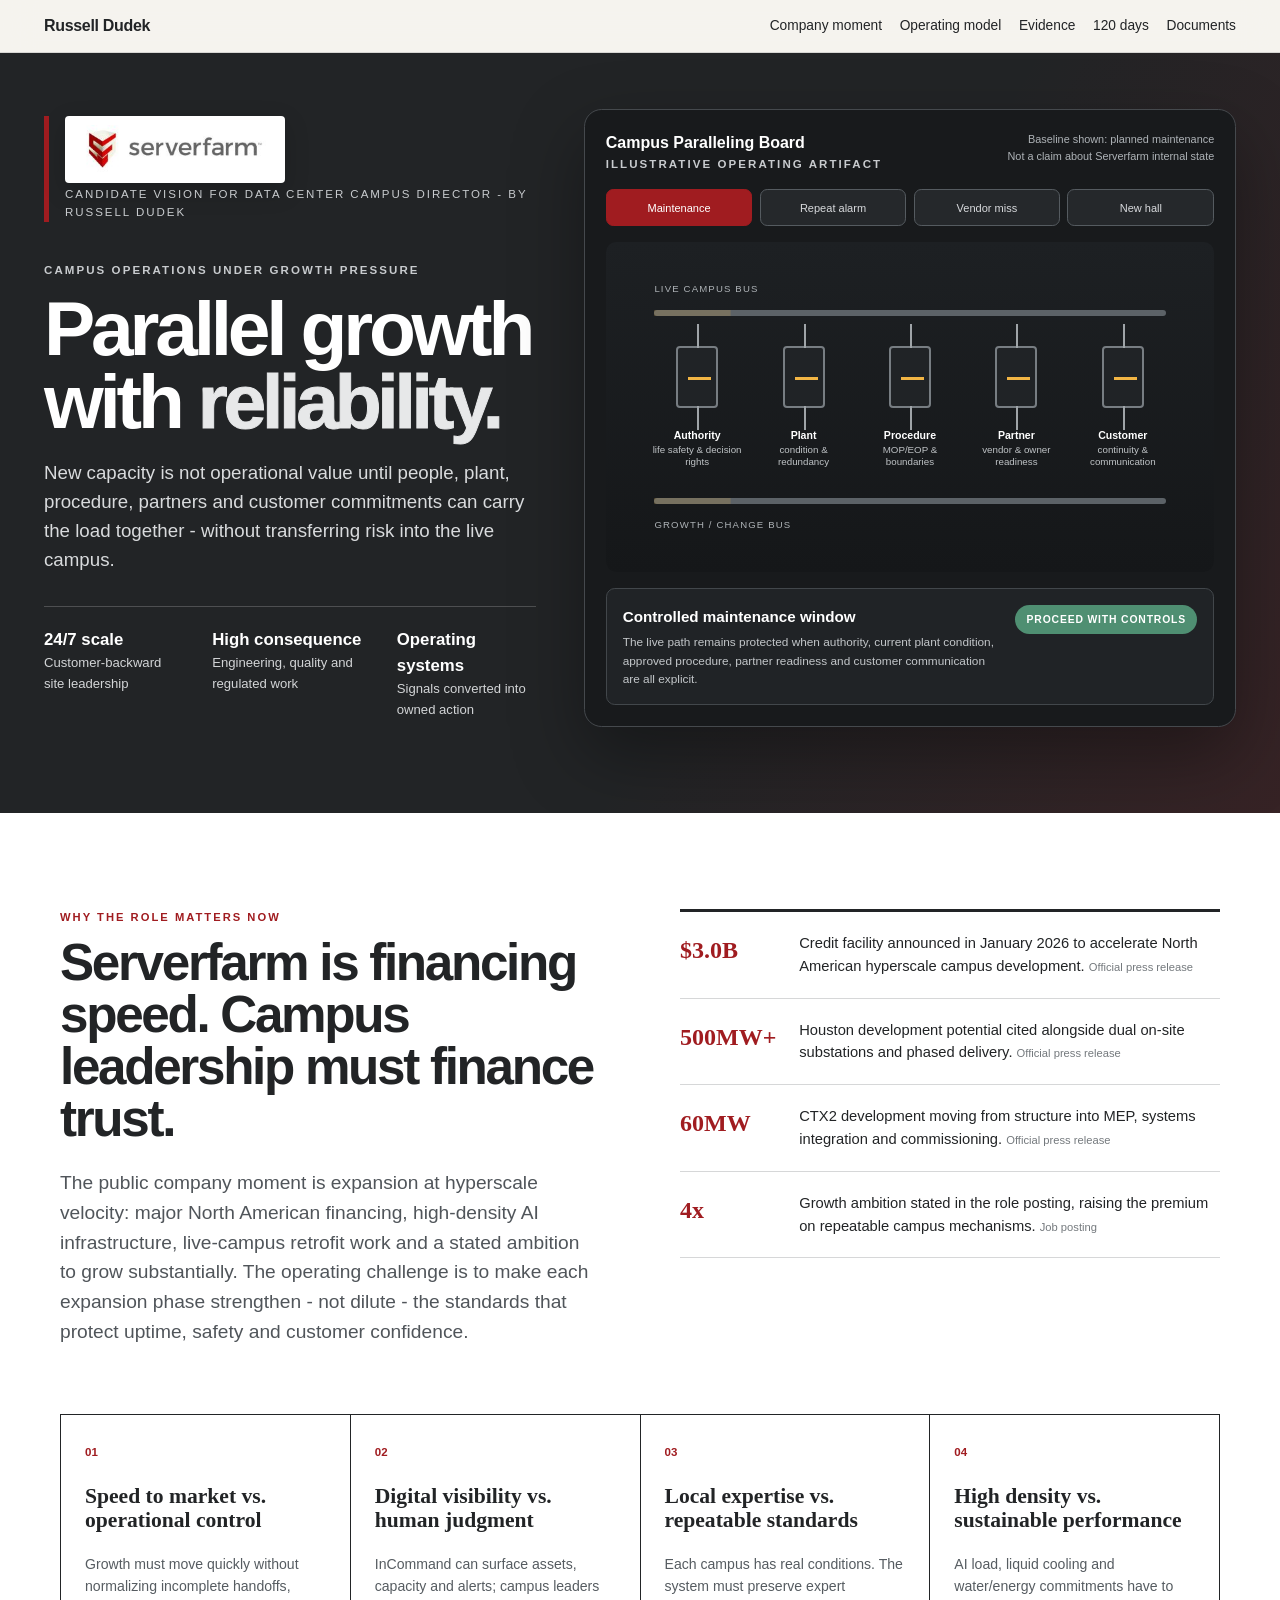
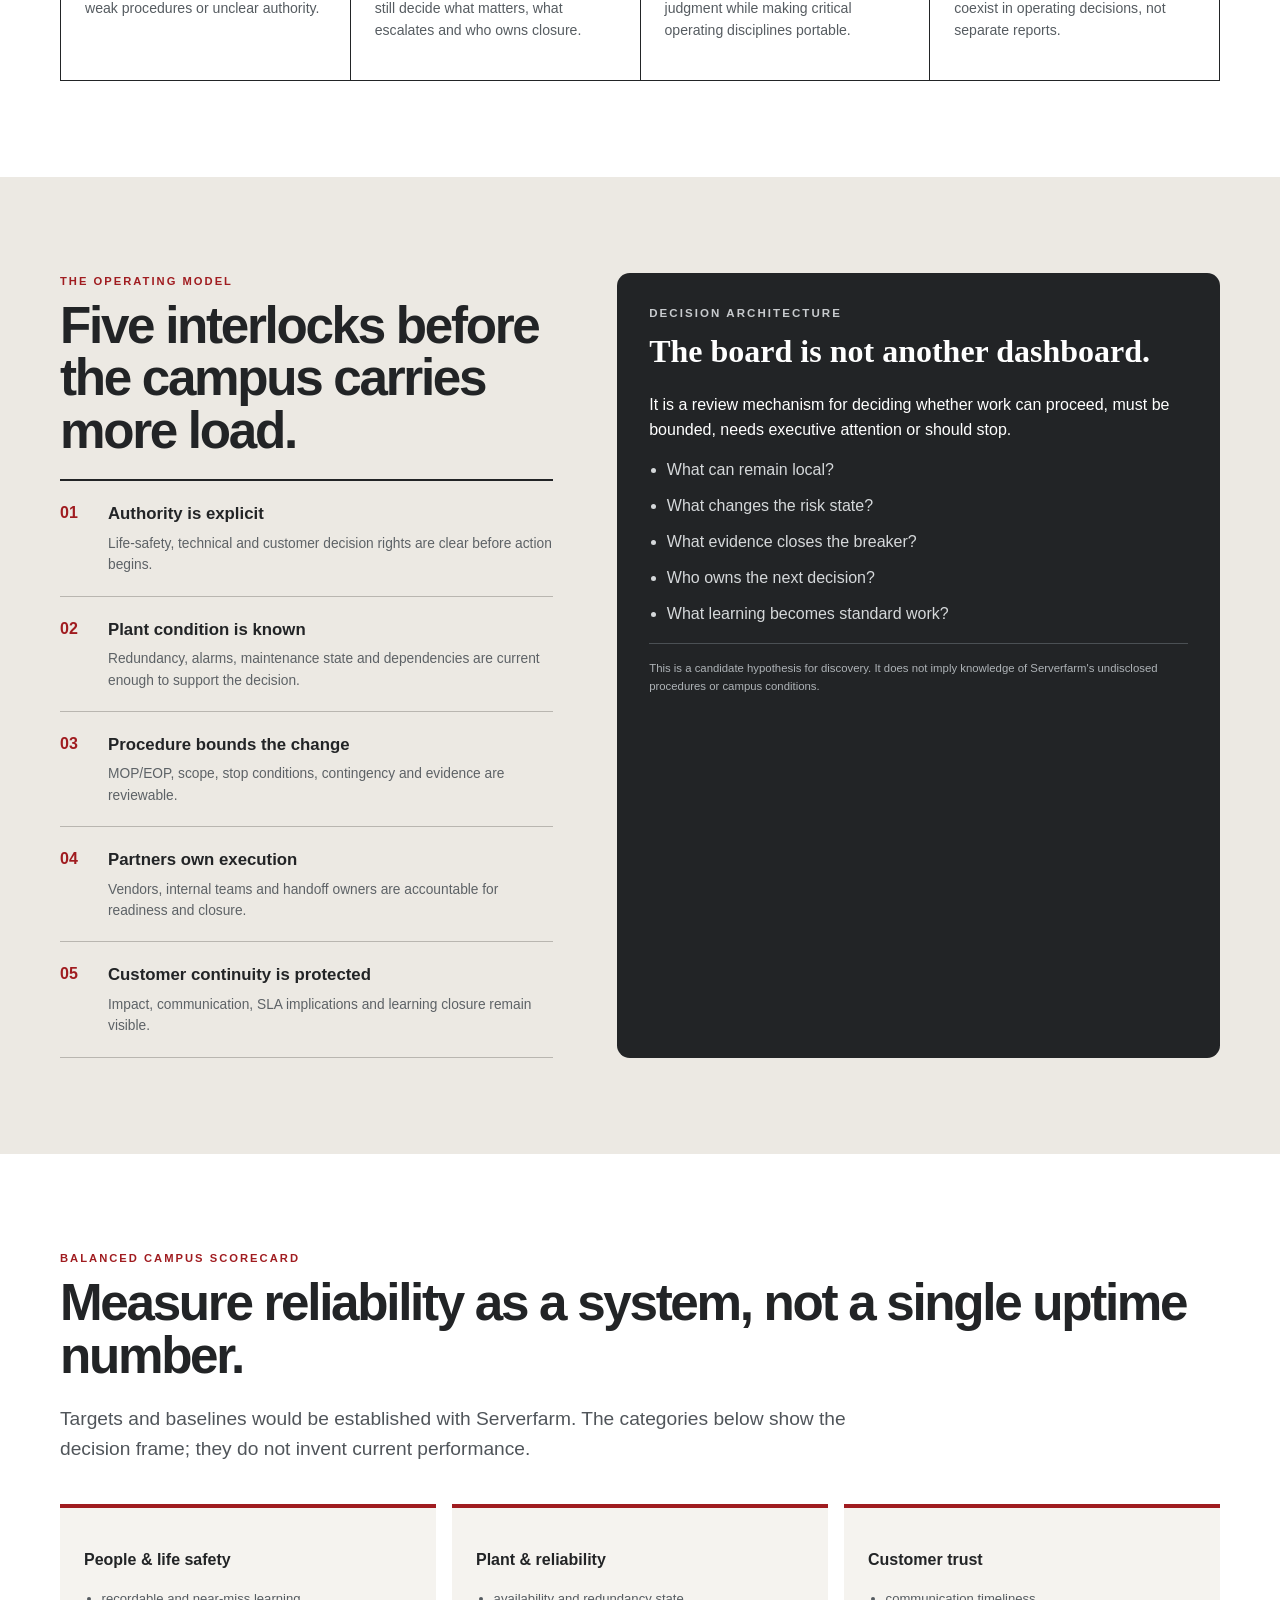
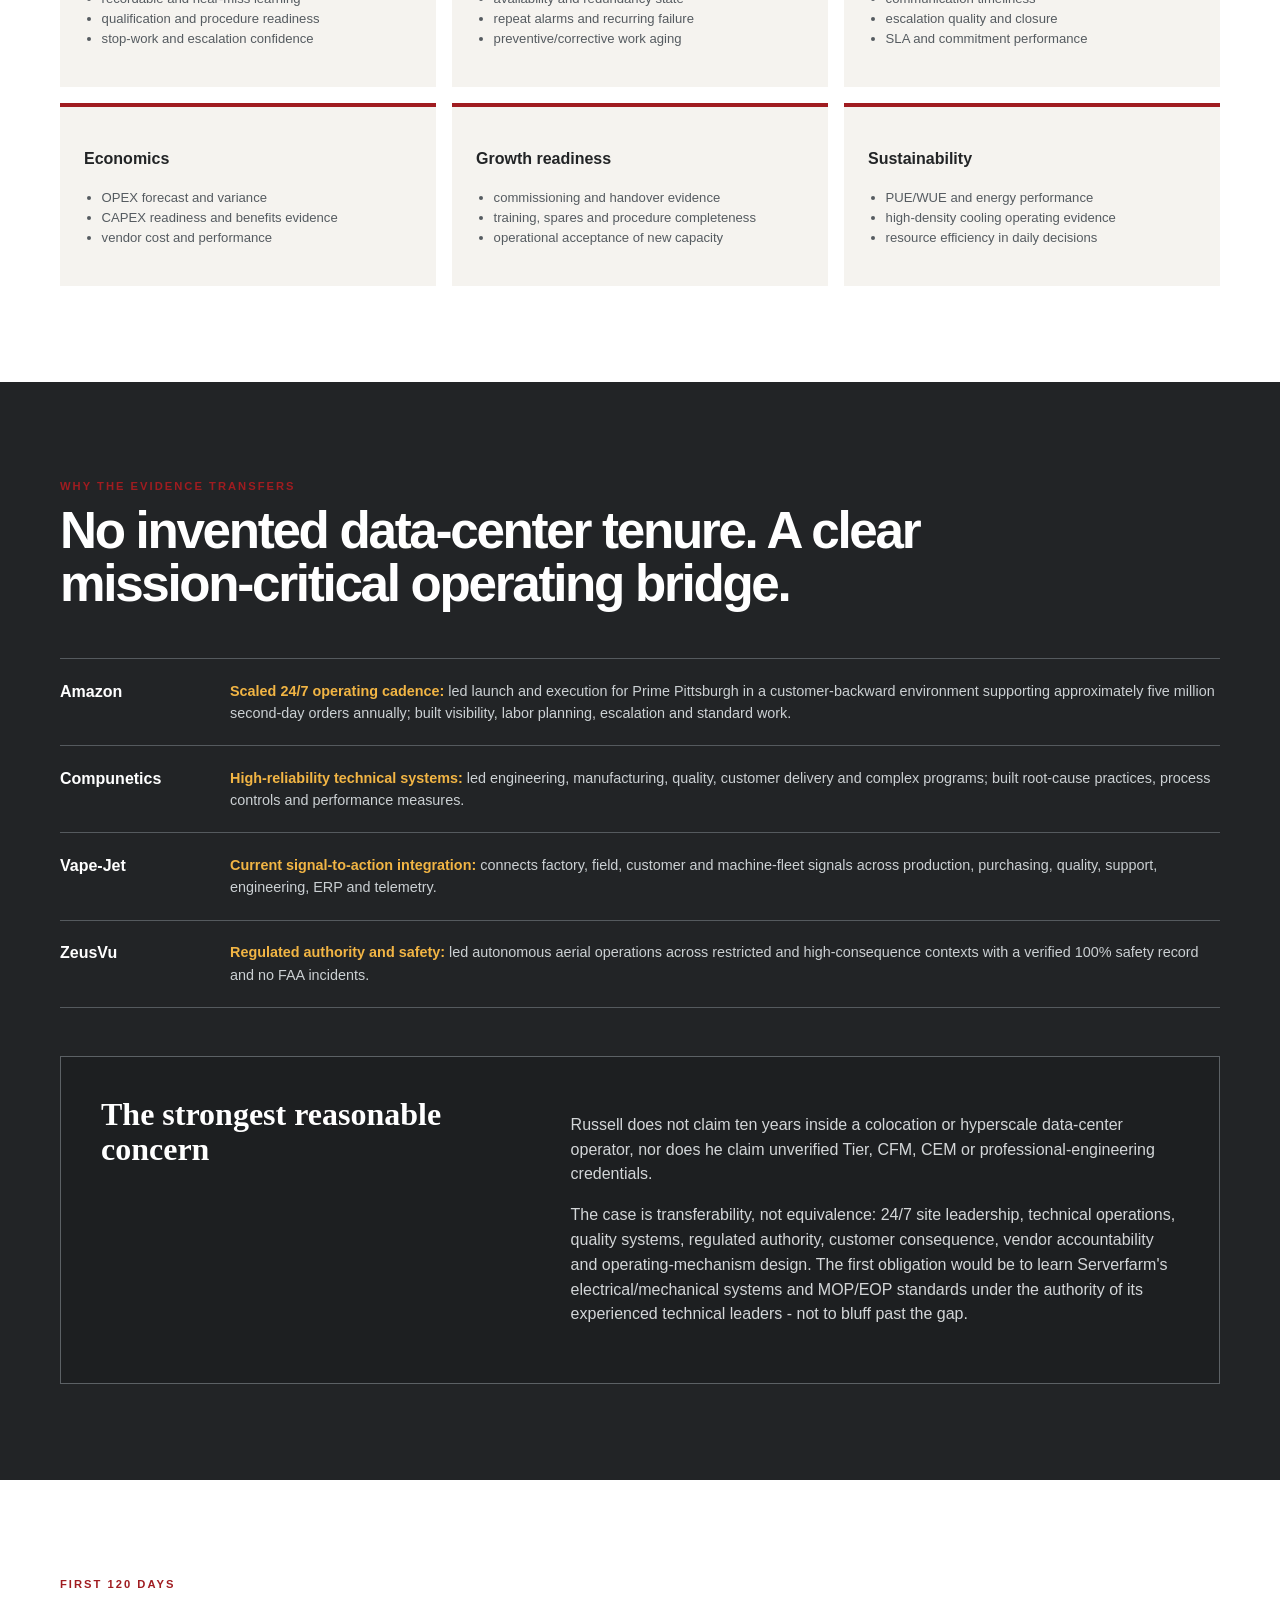
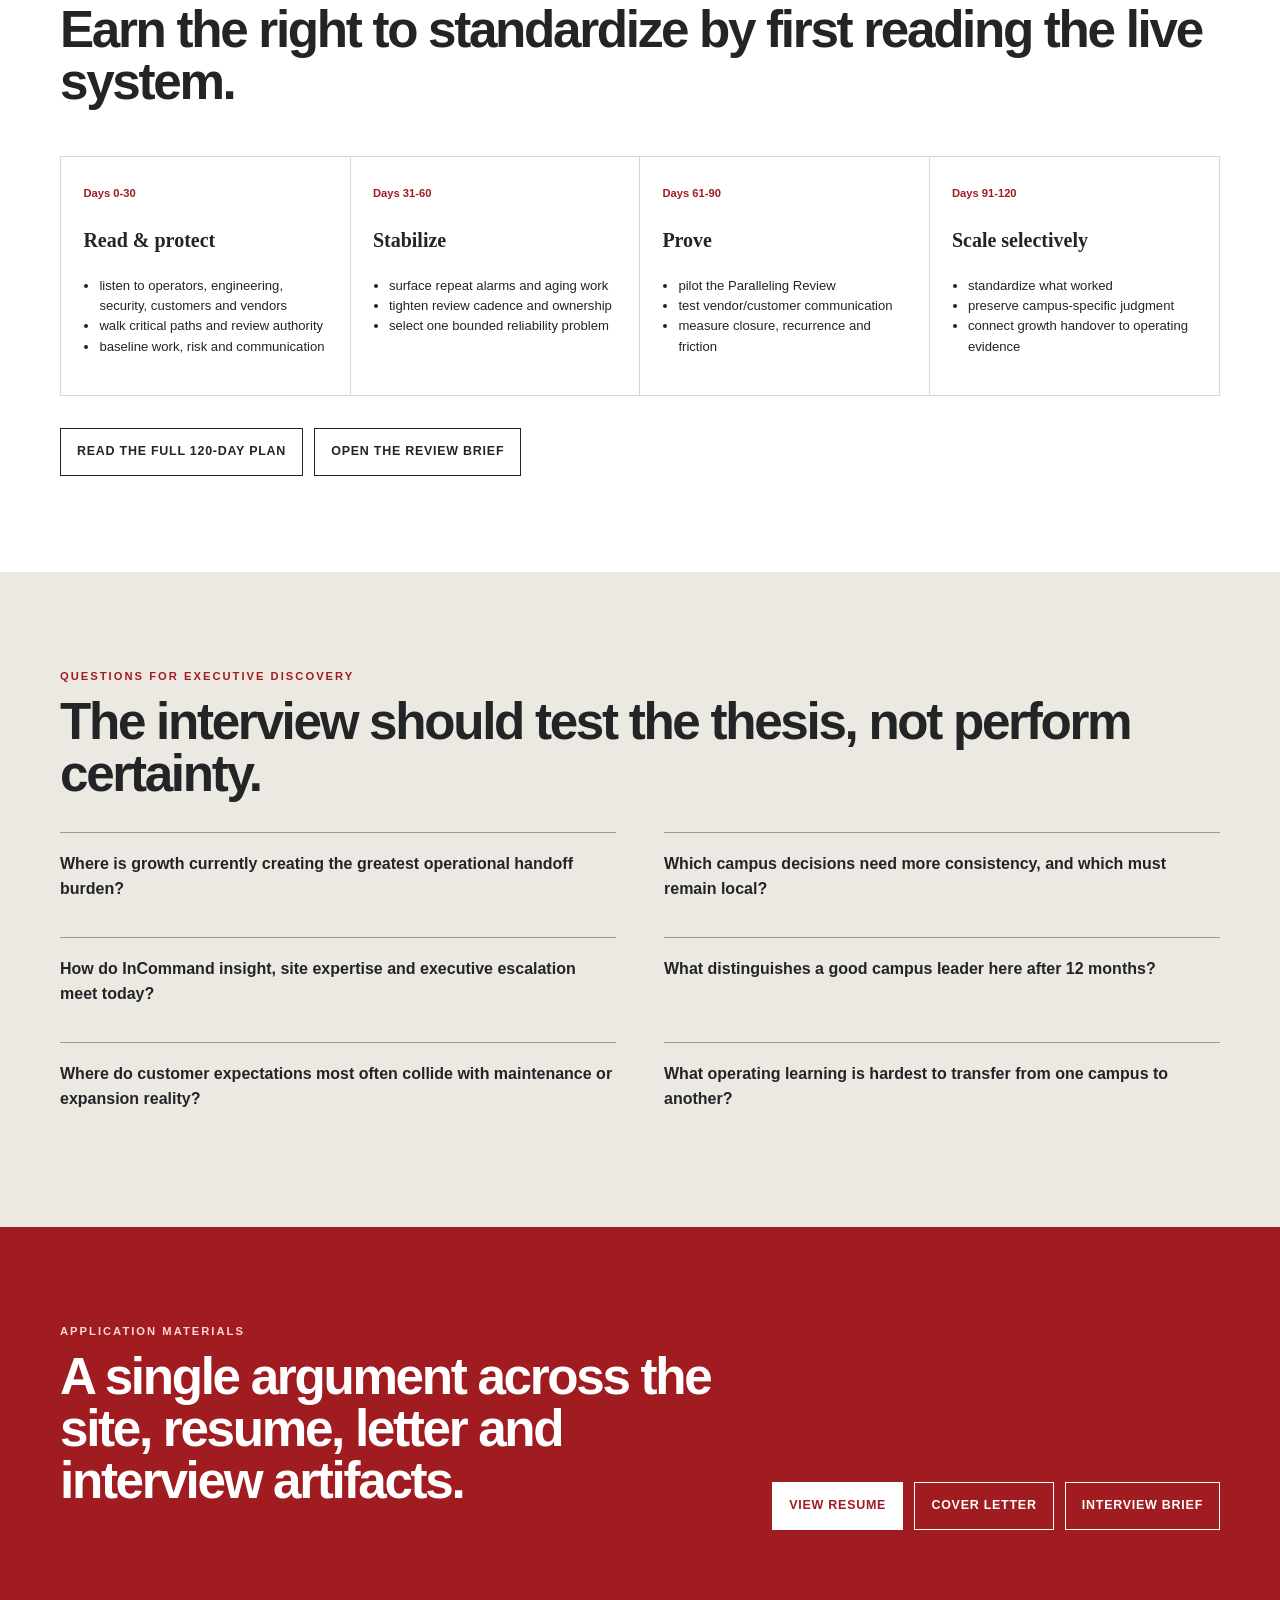
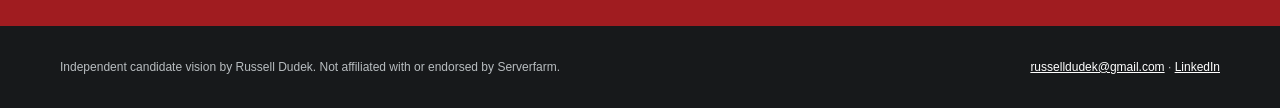
<file: index.html>
<!doctype html><html lang="en"><head><meta charset="utf-8"><meta name="viewport" content="width=device-width,initial-scale=1"><title>Serverfarm Data Center Campus Director | Candidate Vision by Russell Dudek</title><meta name="description" content="Independent candidate vision for Serverfarm's Data Center Campus Director role, focused on paralleling growth with campus reliability."><link rel="stylesheet" href="styles.css"><script defer src="app.js"></script></head><body><a class="skip" href="#main">Skip to content</a><nav class="site-nav" aria-label="Primary"><div class="nav-inner"><div class="candidate-id">Russell Dudek</div><div class="nav-links"><a href="#moment">Company moment</a><a href="#model">Operating model</a><a href="#evidence">Evidence</a><a href="#plan">120 days</a><a href="#documents">Documents</a></div></div></nav><main id="main">
<section class="hero"><div class="hero-grid"><div><div class="company-lockup"><img class="company-logo" src="assets/brand/serverfarm-logo.jpg" alt="Serverfarm"><span class="company-qualifier">Candidate vision for Data Center Campus Director - by Russell Dudek</span></div><div class="eyebrow">Campus operations under growth pressure</div><h1>Parallel growth with <em>reliability.</em></h1><p class="hero-lede">New capacity is not operational value until people, plant, procedure, partners and customer commitments can carry the load together - without transferring risk into the live campus.</p><div class="hero-proof"><span><strong>24/7 scale</strong>Customer-backward site leadership</span><span><strong>High consequence</strong>Engineering, quality and regulated work</span><span><strong>Operating systems</strong>Signals converted into owned action</span></div></div>
<div class="board ready" aria-label="Illustrative Campus Paralleling Board"><div class="board-head"><div><div class="board-title">Campus Paralleling Board</div><div class="eyebrow">Illustrative operating artifact</div></div><div class="board-note">Baseline shown: planned maintenance<br>Not a claim about Serverfarm internal state</div></div><div class="scenario-tabs" role="tablist" aria-label="Operating scenarios"><button data-scenario="maintenance" role="tab" aria-selected="true">Maintenance</button><button data-scenario="alarm" role="tab" aria-selected="false">Repeat alarm</button><button data-scenario="vendor" role="tab" aria-selected="false">Vendor miss</button><button data-scenario="commissioning" role="tab" aria-selected="false">New hall</button></div><div class="one-line"><span class="bus-label live">Live campus bus</span><div class="bus live"></div><div class="interlocks"><div class="interlock closed"><div class="breaker"><span class="blade"></span></div><small><strong>Authority</strong>life safety & decision rights</small></div><div class="interlock closed"><div class="breaker"><span class="blade"></span></div><small><strong>Plant</strong>condition & redundancy</small></div><div class="interlock closed"><div class="breaker"><span class="blade"></span></div><small><strong>Procedure</strong>MOP/EOP & boundaries</small></div><div class="interlock closed"><div class="breaker"><span class="blade"></span></div><small><strong>Partner</strong>vendor & owner readiness</small></div><div class="interlock closed"><div class="breaker"><span class="blade"></span></div><small><strong>Customer</strong>continuity & communication</small></div></div><span class="bus-label growth">Growth / change bus</span><div class="bus growth"></div></div><div class="state-readout" aria-live="polite"><div><strong id="stateTitle">Controlled maintenance window</strong><p id="stateDesc">The live path remains protected when authority, current plant condition, approved procedure, partner readiness and customer communication are all explicit.</p></div><span class="status-pill" id="stateStatus">Proceed with controls</span></div></div></div></section>
<section class="section moment" id="moment"><div class="section-inner moment-grid"><div><div class="section-label">Why the role matters now</div><h2>Serverfarm is financing speed. Campus leadership must finance trust.</h2><p class="intro">The public company moment is expansion at hyperscale velocity: major North American financing, high-density AI infrastructure, live-campus retrofit work and a stated ambition to grow substantially. The operating challenge is to make each expansion phase strengthen - not dilute - the standards that protect uptime, safety and customer confidence.</p></div><div class="fact-stack"><div class="fact"><strong>$3.0B</strong><p>Credit facility announced in January 2026 to accelerate North American hyperscale campus development. <span class="source-mark">Official press release</span></p></div><div class="fact"><strong>500MW+</strong><p>Houston development potential cited alongside dual on-site substations and phased delivery. <span class="source-mark">Official press release</span></p></div><div class="fact"><strong>60MW</strong><p>CTX2 development moving from structure into MEP, systems integration and commissioning. <span class="source-mark">Official press release</span></p></div><div class="fact"><strong>4x</strong><p>Growth ambition stated in the role posting, raising the premium on repeatable campus mechanisms. <span class="source-mark">Job posting</span></p></div></div></div><div class="section-inner"><div class="tension-grid"><article class="tension"><span class="num">01</span><h3>Speed to market vs. operational control</h3><p>Growth must move quickly without normalizing incomplete handoffs, weak procedures or unclear authority.</p></article><article class="tension"><span class="num">02</span><h3>Digital visibility vs. human judgment</h3><p>InCommand can surface assets, capacity and alerts; campus leaders still decide what matters, what escalates and who owns closure.</p></article><article class="tension"><span class="num">03</span><h3>Local expertise vs. repeatable standards</h3><p>Each campus has real conditions. The system must preserve expert judgment while making critical operating disciplines portable.</p></article><article class="tension"><span class="num">04</span><h3>High density vs. sustainable performance</h3><p>AI load, liquid cooling and water/energy commitments have to coexist in operating decisions, not separate reports.</p></article></div></div></section>
<section class="section model" id="model"><div class="section-inner model-grid"><div><div class="section-label">The operating model</div><h2>Five interlocks before the campus carries more load.</h2><div class="interlock-list"><div class="interlock-item"><div><h3>Authority is explicit</h3><p>Life-safety, technical and customer decision rights are clear before action begins.</p></div></div><div class="interlock-item"><div><h3>Plant condition is known</h3><p>Redundancy, alarms, maintenance state and dependencies are current enough to support the decision.</p></div></div><div class="interlock-item"><div><h3>Procedure bounds the change</h3><p>MOP/EOP, scope, stop conditions, contingency and evidence are reviewable.</p></div></div><div class="interlock-item"><div><h3>Partners own execution</h3><p>Vendors, internal teams and handoff owners are accountable for readiness and closure.</p></div></div><div class="interlock-item"><div><h3>Customer continuity is protected</h3><p>Impact, communication, SLA implications and learning closure remain visible.</p></div></div></div></div><aside class="decision-panel"><div class="eyebrow">Decision architecture</div><h3>The board is not another dashboard.</h3><p>It is a review mechanism for deciding whether work can proceed, must be bounded, needs executive attention or should stop.</p><ul><li>What can remain local?</li><li>What changes the risk state?</li><li>What evidence closes the breaker?</li><li>Who owns the next decision?</li><li>What learning becomes standard work?</li></ul><p class="hyp">This is a candidate hypothesis for discovery. It does not imply knowledge of Serverfarm's undisclosed procedures or campus conditions.</p></aside></div></section>
<section class="section scorecard"><div class="section-inner"><div class="section-label">Balanced campus scorecard</div><h2>Measure reliability as a system, not a single uptime number.</h2><p class="intro">Targets and baselines would be established with Serverfarm. The categories below show the decision frame; they do not invent current performance.</p><div class="score-grid"><article class="measure"><h3>People & life safety</h3><ul><li>recordable and near-miss learning</li><li>qualification and procedure readiness</li><li>stop-work and escalation confidence</li></ul></article><article class="measure"><h3>Plant & reliability</h3><ul><li>availability and redundancy state</li><li>repeat alarms and recurring failure</li><li>preventive/corrective work aging</li></ul></article><article class="measure"><h3>Customer trust</h3><ul><li>communication timeliness</li><li>escalation quality and closure</li><li>SLA and commitment performance</li></ul></article><article class="measure"><h3>Economics</h3><ul><li>OPEX forecast and variance</li><li>CAPEX readiness and benefits evidence</li><li>vendor cost and performance</li></ul></article><article class="measure"><h3>Growth readiness</h3><ul><li>commissioning and handover evidence</li><li>training, spares and procedure completeness</li><li>operational acceptance of new capacity</li></ul></article><article class="measure"><h3>Sustainability</h3><ul><li>PUE/WUE and energy performance</li><li>high-density cooling operating evidence</li><li>resource efficiency in daily decisions</li></ul></article></div></div></section>
<section class="section evidence" id="evidence"><div class="section-inner"><div class="section-label">Why the evidence transfers</div><h2>No invented data-center tenure. A clear mission-critical operating bridge.</h2><div class="evidence-map"><div class="evidence-row"><div class="evidence-role">Amazon</div><div class="evidence-proof"><strong>Scaled 24/7 operating cadence:</strong> led launch and execution for Prime Pittsburgh in a customer-backward environment supporting approximately five million second-day orders annually; built visibility, labor planning, escalation and standard work.</div></div><div class="evidence-row"><div class="evidence-role">Compunetics</div><div class="evidence-proof"><strong>High-reliability technical systems:</strong> led engineering, manufacturing, quality, customer delivery and complex programs; built root-cause practices, process controls and performance measures.</div></div><div class="evidence-row"><div class="evidence-role">Vape-Jet</div><div class="evidence-proof"><strong>Current signal-to-action integration:</strong> connects factory, field, customer and machine-fleet signals across production, purchasing, quality, support, engineering, ERP and telemetry.</div></div><div class="evidence-row"><div class="evidence-role">ZeusVu</div><div class="evidence-proof"><strong>Regulated authority and safety:</strong> led autonomous aerial operations across restricted and high-consequence contexts with a verified 100% safety record and no FAA incidents.</div></div></div><div class="objection"><h3>The strongest reasonable concern</h3><div><p>Russell does not claim ten years inside a colocation or hyperscale data-center operator, nor does he claim unverified Tier, CFM, CEM or professional-engineering credentials.</p><p>The case is transferability, not equivalence: 24/7 site leadership, technical operations, quality systems, regulated authority, customer consequence, vendor accountability and operating-mechanism design. The first obligation would be to learn Serverfarm's electrical/mechanical systems and MOP/EOP standards under the authority of its experienced technical leaders - not to bluff past the gap.</p></div></div></div></section>
<section class="section plan" id="plan"><div class="section-inner"><div class="section-label">First 120 days</div><h2>Earn the right to standardize by first reading the live system.</h2><div class="plan-grid"><article class="phase"><span>Days 0-30</span><h3>Read & protect</h3><ul><li>listen to operators, engineering, security, customers and vendors</li><li>walk critical paths and review authority</li><li>baseline work, risk and communication</li></ul></article><article class="phase"><span>Days 31-60</span><h3>Stabilize</h3><ul><li>surface repeat alarms and aging work</li><li>tighten review cadence and ownership</li><li>select one bounded reliability problem</li></ul></article><article class="phase"><span>Days 61-90</span><h3>Prove</h3><ul><li>pilot the Paralleling Review</li><li>test vendor/customer communication</li><li>measure closure, recurrence and friction</li></ul></article><article class="phase"><span>Days 91-120</span><h3>Scale selectively</h3><ul><li>standardize what worked</li><li>preserve campus-specific judgment</li><li>connect growth handover to operating evidence</li></ul></article></div><div class="actions" style="margin-top:2rem"><a class="btn" href="120-day-plan.html">Read the full 120-day plan</a><a class="btn" href="campus-paralleling-review.html">Open the review brief</a></div></div></section>
<section class="section questions"><div class="section-inner"><div class="section-label">Questions for executive discovery</div><h2>The interview should test the thesis, not perform certainty.</h2><div class="q-list"><div class="q">Where is growth currently creating the greatest operational handoff burden?</div><div class="q">Which campus decisions need more consistency, and which must remain local?</div><div class="q">How do InCommand insight, site expertise and executive escalation meet today?</div><div class="q">What distinguishes a good campus leader here after 12 months?</div><div class="q">Where do customer expectations most often collide with maintenance or expansion reality?</div><div class="q">What operating learning is hardest to transfer from one campus to another?</div></div></div></section>
<section class="section closing" id="documents"><div class="section-inner closing-grid"><div><div class="section-label" style="color:#ffd7d8">Application materials</div><h2>A single argument across the site, resume, letter and interview artifacts.</h2></div><div class="actions"><a class="btn primary" href="resume.html">View resume</a><a class="btn" href="cover-letter.html">Cover letter</a><a class="btn" href="interview-brief.html">Interview brief</a></div></div></section></main><footer class="footer"><div class="footer-inner"><span>Independent candidate vision by Russell Dudek. Not affiliated with or endorsed by Serverfarm.</span><span><a href="mailto:russelldudek@gmail.com">russelldudek@gmail.com</a> · <a href="https://www.linkedin.com/in/russelldudek">LinkedIn</a></span></div></footer></body></html>
</file>
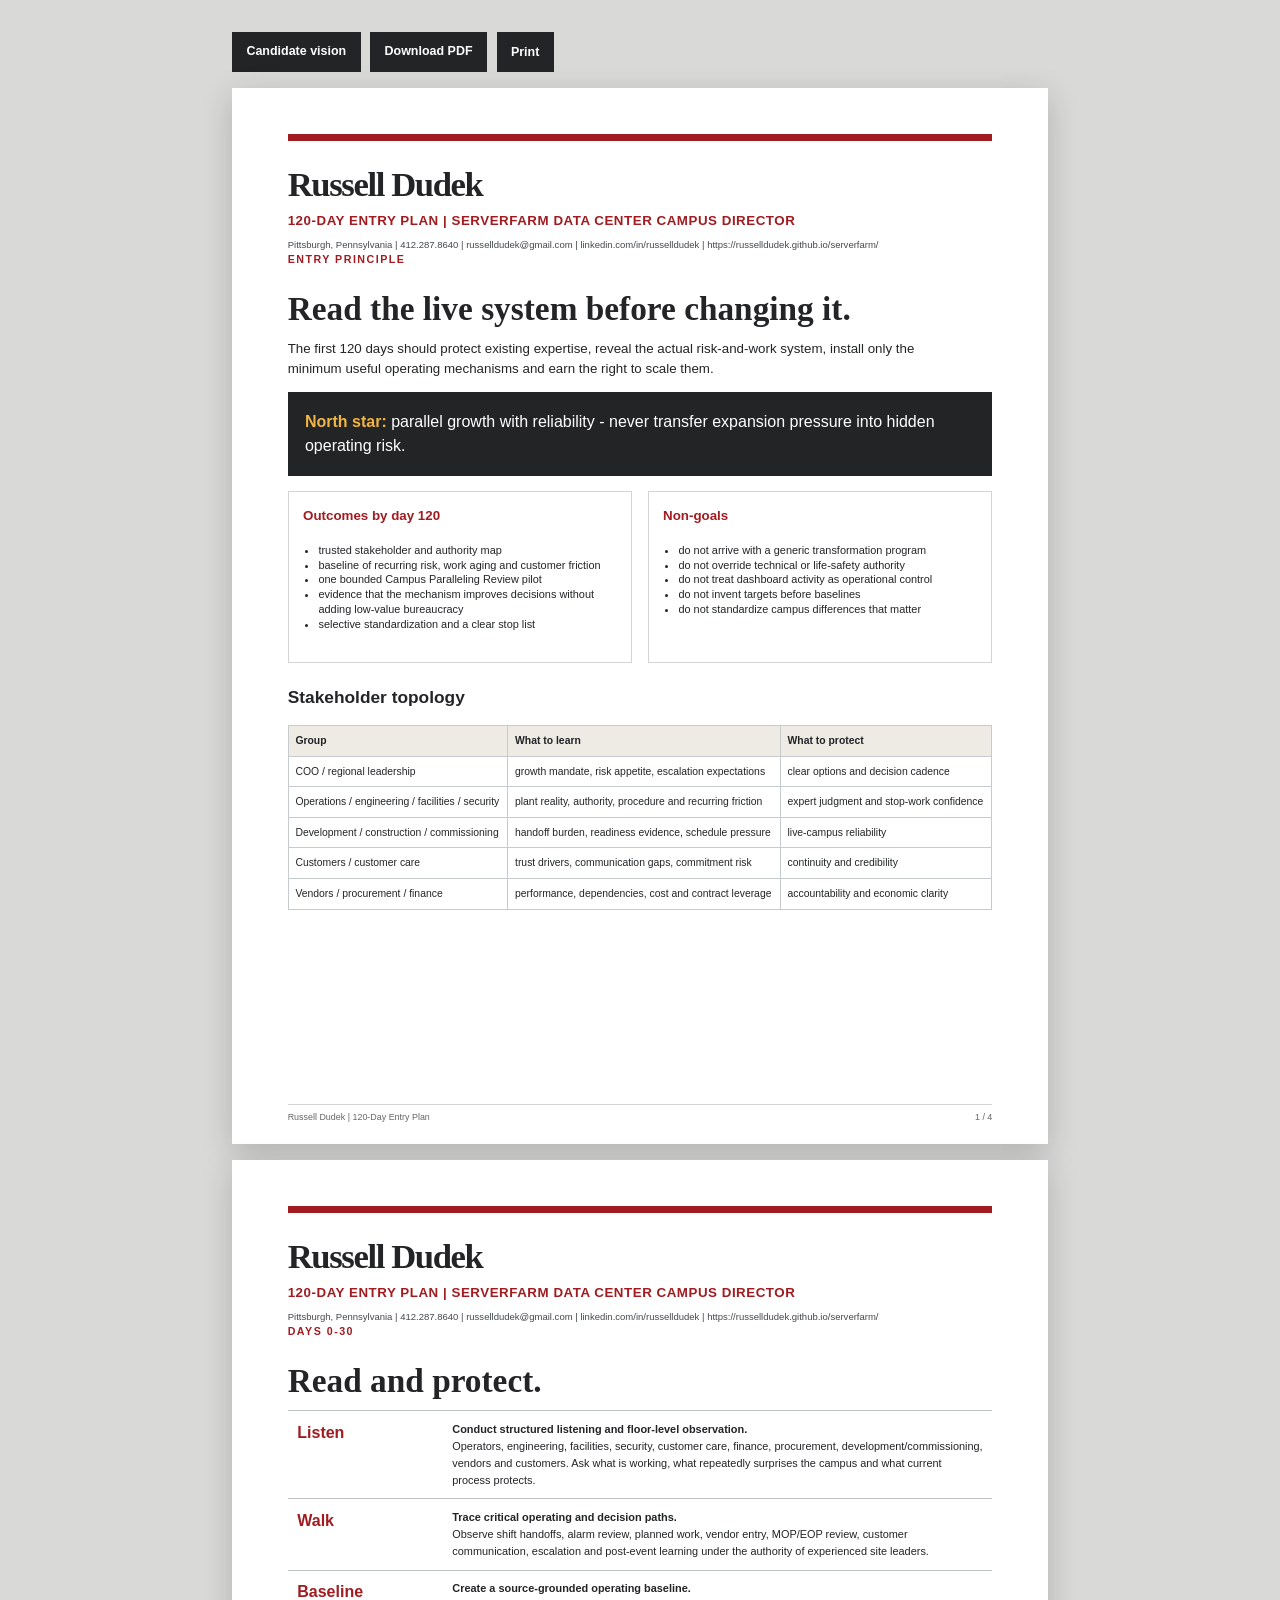
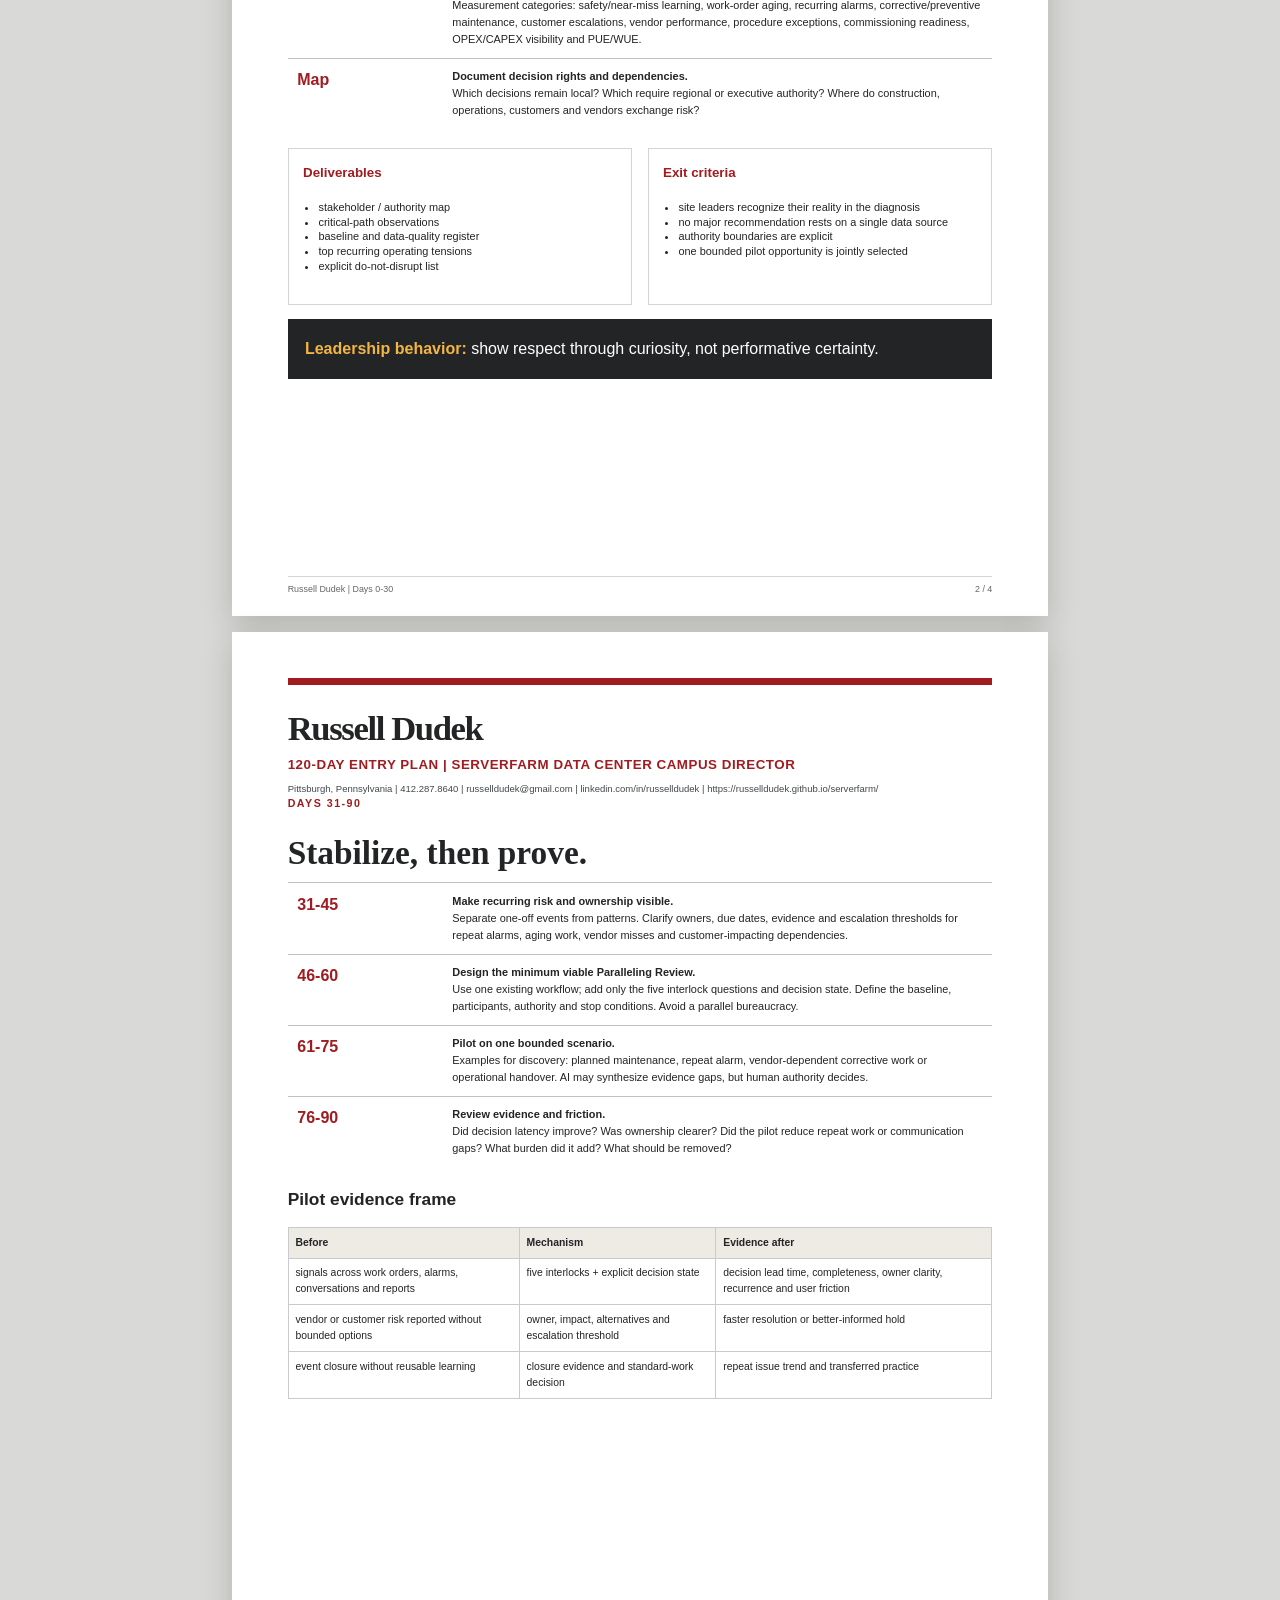
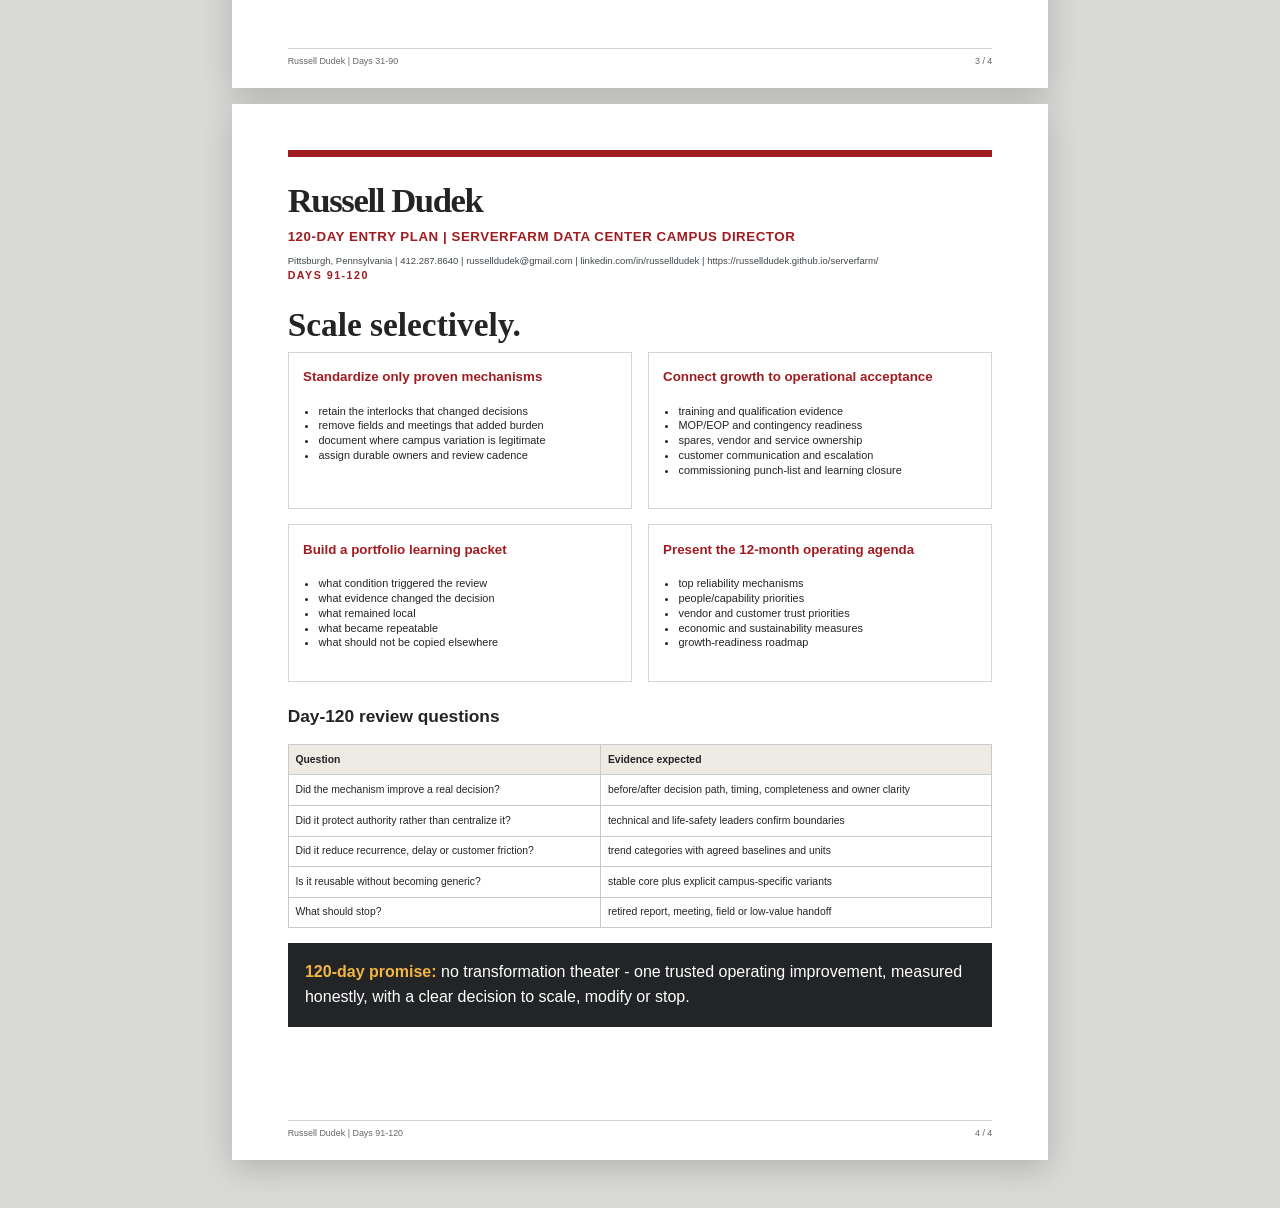
<file: 120-day-plan.html>
<!doctype html><html lang="en"><head><meta charset="utf-8"><meta name="viewport" content="width=device-width,initial-scale=1"><title>Serverfarm 120-Day Entry Plan - Russell Dudek</title><link rel="stylesheet" href="styles.css"></head><body class="doc-body"><div class="doc-actions"><a href="index.html">Candidate vision</a><a href="docs/serverfarm-120-day-entry-plan.pdf">Download PDF</a><button onclick="window.print()">Print</button></div><section class="sheet"><header class="doc-head"><div class="doc-name">Russell Dudek</div><div class="doc-role">120-Day Entry Plan | Serverfarm Data Center Campus Director</div><div class="contact-line">Pittsburgh, Pennsylvania | <a href="tel:+14122878640">412.287.8640</a> | <a href="mailto:russelldudek@gmail.com">russelldudek@gmail.com</a> | <a href="https://www.linkedin.com/in/russelldudek">linkedin.com/in/russelldudek</a> | <a href="https://russelldudek.github.io/serverfarm/">https://russelldudek.github.io/serverfarm/</a></div></header><div class="report-kicker">Entry principle</div><h1 class="report-title">Read the live system before changing it.</h1><p class="report-intro">The first 120 days should protect existing expertise, reveal the actual risk-and-work system, install only the minimum useful operating mechanisms and earn the right to scale them.</p><div class="callout"><strong>North star:</strong> parallel growth with reliability - never transfer expansion pressure into hidden operating risk.</div><div class="report-grid"><div class="report-card"><h3>Outcomes by day 120</h3><ul><li>trusted stakeholder and authority map</li><li>baseline of recurring risk, work aging and customer friction</li><li>one bounded Campus Paralleling Review pilot</li><li>evidence that the mechanism improves decisions without adding low-value bureaucracy</li><li>selective standardization and a clear stop list</li></ul></div><div class="report-card"><h3>Non-goals</h3><ul><li>do not arrive with a generic transformation program</li><li>do not override technical or life-safety authority</li><li>do not treat dashboard activity as operational control</li><li>do not invent targets before baselines</li><li>do not standardize campus differences that matter</li></ul></div></div><h2 style="font-size:13pt;margin-top:.22in">Stakeholder topology</h2><table class="report-table"><tr><th>Group</th><th>What to learn</th><th>What to protect</th></tr><tr><td>COO / regional leadership</td><td>growth mandate, risk appetite, escalation expectations</td><td>clear options and decision cadence</td></tr><tr><td>Operations / engineering / facilities / security</td><td>plant reality, authority, procedure and recurring friction</td><td>expert judgment and stop-work confidence</td></tr><tr><td>Development / construction / commissioning</td><td>handoff burden, readiness evidence, schedule pressure</td><td>live-campus reliability</td></tr><tr><td>Customers / customer care</td><td>trust drivers, communication gaps, commitment risk</td><td>continuity and credibility</td></tr><tr><td>Vendors / procurement / finance</td><td>performance, dependencies, cost and contract leverage</td><td>accountability and economic clarity</td></tr></table><footer class="page-foot"><span>Russell Dudek | 120-Day Entry Plan</span><span>1 / 4</span></footer></section>
<section class="sheet"><header class="doc-head"><div class="doc-name">Russell Dudek</div><div class="doc-role">120-Day Entry Plan | Serverfarm Data Center Campus Director</div><div class="contact-line">Pittsburgh, Pennsylvania | <a href="tel:+14122878640">412.287.8640</a> | <a href="mailto:russelldudek@gmail.com">russelldudek@gmail.com</a> | <a href="https://www.linkedin.com/in/russelldudek">linkedin.com/in/russelldudek</a> | <a href="https://russelldudek.github.io/serverfarm/">https://russelldudek.github.io/serverfarm/</a></div></header><div class="report-kicker">Days 0-30</div><h1 class="report-title">Read and protect.</h1><div class="timeline"><div class="day">Listen</div><div class="work"><strong>Conduct structured listening and floor-level observation.</strong><br>Operators, engineering, facilities, security, customer care, finance, procurement, development/commissioning, vendors and customers. Ask what is working, what repeatedly surprises the campus and what current process protects.</div><div class="day">Walk</div><div class="work"><strong>Trace critical operating and decision paths.</strong><br>Observe shift handoffs, alarm review, planned work, vendor entry, MOP/EOP review, customer communication, escalation and post-event learning under the authority of experienced site leaders.</div><div class="day">Baseline</div><div class="work"><strong>Create a source-grounded operating baseline.</strong><br>Measurement categories: safety/near-miss learning, work-order aging, recurring alarms, corrective/preventive maintenance, customer escalations, vendor performance, procedure exceptions, commissioning readiness, OPEX/CAPEX visibility and PUE/WUE.</div><div class="day">Map</div><div class="work"><strong>Document decision rights and dependencies.</strong><br>Which decisions remain local? Which require regional or executive authority? Where do construction, operations, customers and vendors exchange risk?</div></div><div class="report-grid" style="margin-top:.2in"><div class="report-card"><h3>Deliverables</h3><ul><li>stakeholder / authority map</li><li>critical-path observations</li><li>baseline and data-quality register</li><li>top recurring operating tensions</li><li>explicit do-not-disrupt list</li></ul></div><div class="report-card"><h3>Exit criteria</h3><ul><li>site leaders recognize their reality in the diagnosis</li><li>no major recommendation rests on a single data source</li><li>authority boundaries are explicit</li><li>one bounded pilot opportunity is jointly selected</li></ul></div></div><div class="callout"><strong>Leadership behavior:</strong> show respect through curiosity, not performative certainty.</div><footer class="page-foot"><span>Russell Dudek | Days 0-30</span><span>2 / 4</span></footer></section>
<section class="sheet"><header class="doc-head"><div class="doc-name">Russell Dudek</div><div class="doc-role">120-Day Entry Plan | Serverfarm Data Center Campus Director</div><div class="contact-line">Pittsburgh, Pennsylvania | <a href="tel:+14122878640">412.287.8640</a> | <a href="mailto:russelldudek@gmail.com">russelldudek@gmail.com</a> | <a href="https://www.linkedin.com/in/russelldudek">linkedin.com/in/russelldudek</a> | <a href="https://russelldudek.github.io/serverfarm/">https://russelldudek.github.io/serverfarm/</a></div></header><div class="report-kicker">Days 31-90</div><h1 class="report-title">Stabilize, then prove.</h1><div class="timeline"><div class="day">31-45</div><div class="work"><strong>Make recurring risk and ownership visible.</strong><br>Separate one-off events from patterns. Clarify owners, due dates, evidence and escalation thresholds for repeat alarms, aging work, vendor misses and customer-impacting dependencies.</div><div class="day">46-60</div><div class="work"><strong>Design the minimum viable Paralleling Review.</strong><br>Use one existing workflow; add only the five interlock questions and decision state. Define the baseline, participants, authority and stop conditions. Avoid a parallel bureaucracy.</div><div class="day">61-75</div><div class="work"><strong>Pilot on one bounded scenario.</strong><br>Examples for discovery: planned maintenance, repeat alarm, vendor-dependent corrective work or operational handover. AI may synthesize evidence gaps, but human authority decides.</div><div class="day">76-90</div><div class="work"><strong>Review evidence and friction.</strong><br>Did decision latency improve? Was ownership clearer? Did the pilot reduce repeat work or communication gaps? What burden did it add? What should be removed?</div></div><h2 style="font-size:13pt;margin-top:.2in">Pilot evidence frame</h2><table class="report-table"><tr><th>Before</th><th>Mechanism</th><th>Evidence after</th></tr><tr><td>signals across work orders, alarms, conversations and reports</td><td>five interlocks + explicit decision state</td><td>decision lead time, completeness, owner clarity, recurrence and user friction</td></tr><tr><td>vendor or customer risk reported without bounded options</td><td>owner, impact, alternatives and escalation threshold</td><td>faster resolution or better-informed hold</td></tr><tr><td>event closure without reusable learning</td><td>closure evidence and standard-work decision</td><td>repeat issue trend and transferred practice</td></tr></table><footer class="page-foot"><span>Russell Dudek | Days 31-90</span><span>3 / 4</span></footer></section>
<section class="sheet"><header class="doc-head"><div class="doc-name">Russell Dudek</div><div class="doc-role">120-Day Entry Plan | Serverfarm Data Center Campus Director</div><div class="contact-line">Pittsburgh, Pennsylvania | <a href="tel:+14122878640">412.287.8640</a> | <a href="mailto:russelldudek@gmail.com">russelldudek@gmail.com</a> | <a href="https://www.linkedin.com/in/russelldudek">linkedin.com/in/russelldudek</a> | <a href="https://russelldudek.github.io/serverfarm/">https://russelldudek.github.io/serverfarm/</a></div></header><div class="report-kicker">Days 91-120</div><h1 class="report-title">Scale selectively.</h1><div class="report-grid"><div class="report-card"><h3>Standardize only proven mechanisms</h3><ul><li>retain the interlocks that changed decisions</li><li>remove fields and meetings that added burden</li><li>document where campus variation is legitimate</li><li>assign durable owners and review cadence</li></ul></div><div class="report-card"><h3>Connect growth to operational acceptance</h3><ul><li>training and qualification evidence</li><li>MOP/EOP and contingency readiness</li><li>spares, vendor and service ownership</li><li>customer communication and escalation</li><li>commissioning punch-list and learning closure</li></ul></div><div class="report-card"><h3>Build a portfolio learning packet</h3><ul><li>what condition triggered the review</li><li>what evidence changed the decision</li><li>what remained local</li><li>what became repeatable</li><li>what should not be copied elsewhere</li></ul></div><div class="report-card"><h3>Present the 12-month operating agenda</h3><ul><li>top reliability mechanisms</li><li>people/capability priorities</li><li>vendor and customer trust priorities</li><li>economic and sustainability measures</li><li>growth-readiness roadmap</li></ul></div></div><h2 style="font-size:13pt;margin-top:.22in">Day-120 review questions</h2><table class="report-table"><tr><th>Question</th><th>Evidence expected</th></tr><tr><td>Did the mechanism improve a real decision?</td><td>before/after decision path, timing, completeness and owner clarity</td></tr><tr><td>Did it protect authority rather than centralize it?</td><td>technical and life-safety leaders confirm boundaries</td></tr><tr><td>Did it reduce recurrence, delay or customer friction?</td><td>trend categories with agreed baselines and units</td></tr><tr><td>Is it reusable without becoming generic?</td><td>stable core plus explicit campus-specific variants</td></tr><tr><td>What should stop?</td><td>retired report, meeting, field or low-value handoff</td></tr></table><div class="callout"><strong>120-day promise:</strong> no transformation theater - one trusted operating improvement, measured honestly, with a clear decision to scale, modify or stop.</div><footer class="page-foot"><span>Russell Dudek | Days 91-120</span><span>4 / 4</span></footer></section></body></html>
</file>
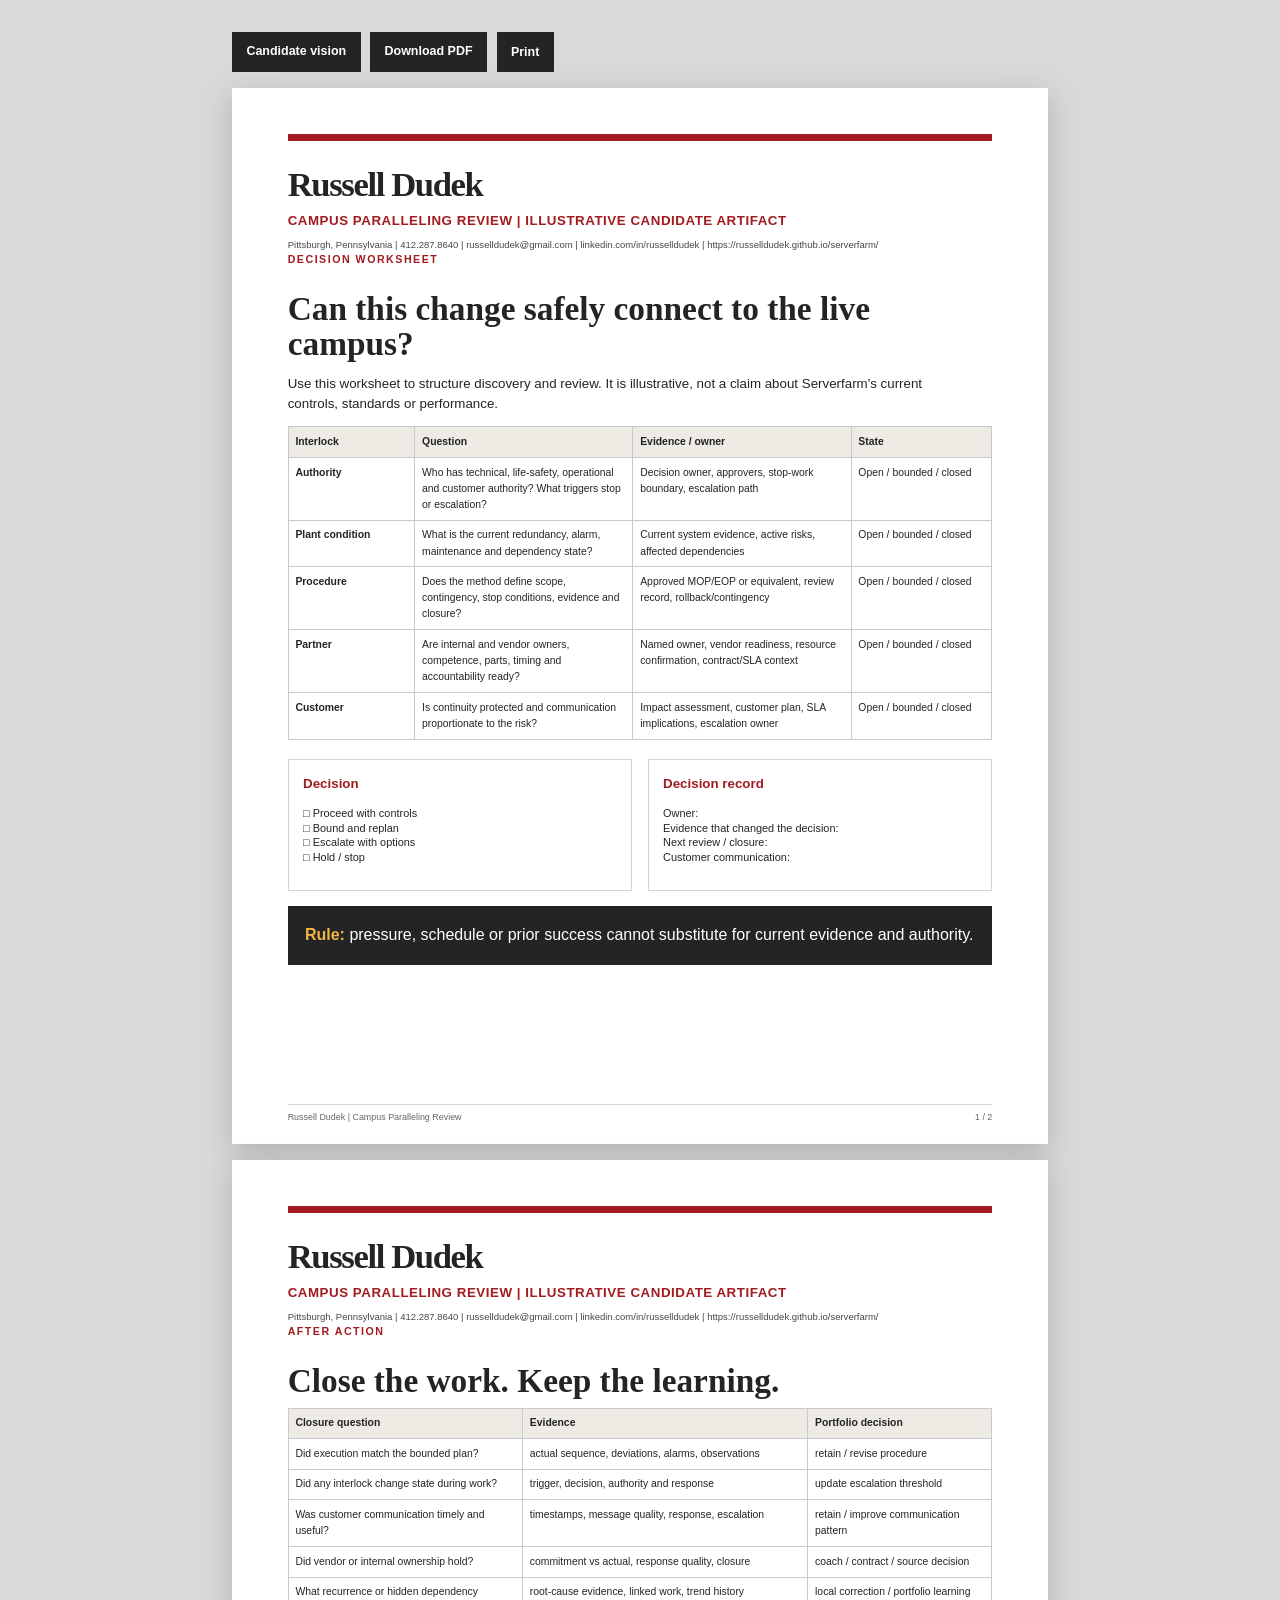
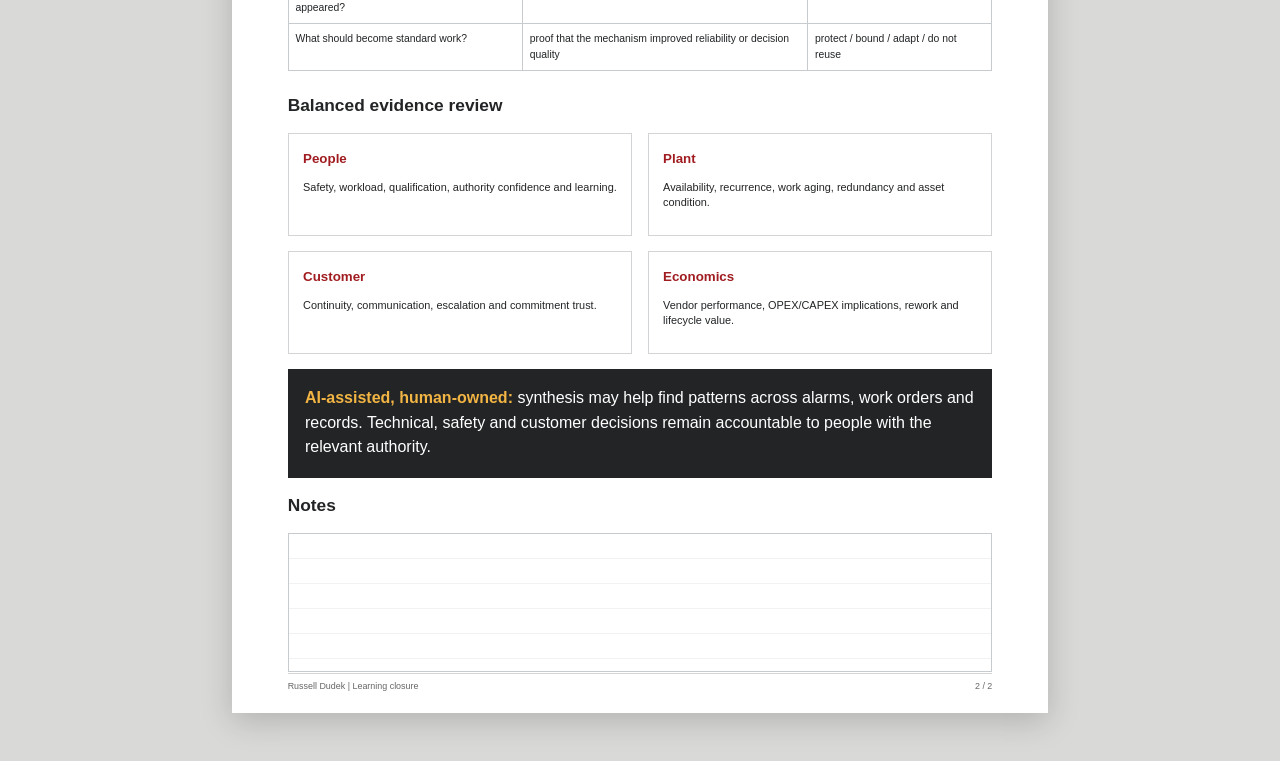
<file: campus-paralleling-review.html>
<!doctype html><html lang="en"><head><meta charset="utf-8"><meta name="viewport" content="width=device-width,initial-scale=1"><title>Campus Paralleling Review - Serverfarm Candidate Artifact</title><link rel="stylesheet" href="styles.css"></head><body class="doc-body"><div class="doc-actions"><a href="index.html">Candidate vision</a><a href="docs/serverfarm-campus-paralleling-review.pdf">Download PDF</a><button onclick="window.print()">Print</button></div><section class="sheet"><header class="doc-head"><div class="doc-name">Russell Dudek</div><div class="doc-role">Campus Paralleling Review | Illustrative Candidate Artifact</div><div class="contact-line">Pittsburgh, Pennsylvania | <a href="tel:+14122878640">412.287.8640</a> | <a href="mailto:russelldudek@gmail.com">russelldudek@gmail.com</a> | <a href="https://www.linkedin.com/in/russelldudek">linkedin.com/in/russelldudek</a> | <a href="https://russelldudek.github.io/serverfarm/">https://russelldudek.github.io/serverfarm/</a></div></header><div class="report-kicker">Decision worksheet</div><h1 class="report-title">Can this change safely connect to the live campus?</h1><p class="report-intro">Use this worksheet to structure discovery and review. It is illustrative, not a claim about Serverfarm's current controls, standards or performance.</p><table class="report-table"><tr><th style="width:18%">Interlock</th><th style="width:31%">Question</th><th style="width:31%">Evidence / owner</th><th style="width:20%">State</th></tr><tr><td><strong>Authority</strong></td><td>Who has technical, life-safety, operational and customer authority? What triggers stop or escalation?</td><td>Decision owner, approvers, stop-work boundary, escalation path</td><td>Open / bounded / closed</td></tr><tr><td><strong>Plant condition</strong></td><td>What is the current redundancy, alarm, maintenance and dependency state?</td><td>Current system evidence, active risks, affected dependencies</td><td>Open / bounded / closed</td></tr><tr><td><strong>Procedure</strong></td><td>Does the method define scope, contingency, stop conditions, evidence and closure?</td><td>Approved MOP/EOP or equivalent, review record, rollback/contingency</td><td>Open / bounded / closed</td></tr><tr><td><strong>Partner</strong></td><td>Are internal and vendor owners, competence, parts, timing and accountability ready?</td><td>Named owner, vendor readiness, resource confirmation, contract/SLA context</td><td>Open / bounded / closed</td></tr><tr><td><strong>Customer</strong></td><td>Is continuity protected and communication proportionate to the risk?</td><td>Impact assessment, customer plan, SLA implications, escalation owner</td><td>Open / bounded / closed</td></tr></table><div class="report-grid" style="margin-top:.2in"><div class="report-card"><h3>Decision</h3><p>□ Proceed with controls<br>□ Bound and replan<br>□ Escalate with options<br>□ Hold / stop</p></div><div class="report-card"><h3>Decision record</h3><p>Owner:<br>Evidence that changed the decision:<br>Next review / closure:<br>Customer communication:</p></div></div><div class="callout"><strong>Rule:</strong> pressure, schedule or prior success cannot substitute for current evidence and authority.</div><footer class="page-foot"><span>Russell Dudek | Campus Paralleling Review</span><span>1 / 2</span></footer></section><section class="sheet"><header class="doc-head"><div class="doc-name">Russell Dudek</div><div class="doc-role">Campus Paralleling Review | Illustrative Candidate Artifact</div><div class="contact-line">Pittsburgh, Pennsylvania | <a href="tel:+14122878640">412.287.8640</a> | <a href="mailto:russelldudek@gmail.com">russelldudek@gmail.com</a> | <a href="https://www.linkedin.com/in/russelldudek">linkedin.com/in/russelldudek</a> | <a href="https://russelldudek.github.io/serverfarm/">https://russelldudek.github.io/serverfarm/</a></div></header><div class="report-kicker">After action</div><h1 class="report-title">Close the work. Keep the learning.</h1><table class="report-table"><tr><th>Closure question</th><th>Evidence</th><th>Portfolio decision</th></tr><tr><td>Did execution match the bounded plan?</td><td>actual sequence, deviations, alarms, observations</td><td>retain / revise procedure</td></tr><tr><td>Did any interlock change state during work?</td><td>trigger, decision, authority and response</td><td>update escalation threshold</td></tr><tr><td>Was customer communication timely and useful?</td><td>timestamps, message quality, response, escalation</td><td>retain / improve communication pattern</td></tr><tr><td>Did vendor or internal ownership hold?</td><td>commitment vs actual, response quality, closure</td><td>coach / contract / source decision</td></tr><tr><td>What recurrence or hidden dependency appeared?</td><td>root-cause evidence, linked work, trend history</td><td>local correction / portfolio learning</td></tr><tr><td>What should become standard work?</td><td>proof that the mechanism improved reliability or decision quality</td><td>protect / bound / adapt / do not reuse</td></tr></table><h2 style="font-size:13pt;margin-top:.22in">Balanced evidence review</h2><div class="report-grid"><div class="report-card"><h3>People</h3><p>Safety, workload, qualification, authority confidence and learning.</p></div><div class="report-card"><h3>Plant</h3><p>Availability, recurrence, work aging, redundancy and asset condition.</p></div><div class="report-card"><h3>Customer</h3><p>Continuity, communication, escalation and commitment trust.</p></div><div class="report-card"><h3>Economics</h3><p>Vendor performance, OPEX/CAPEX implications, rework and lifecycle value.</p></div></div><div class="callout"><strong>AI-assisted, human-owned:</strong> synthesis may help find patterns across alarms, work orders and records. Technical, safety and customer decisions remain accountable to people with the relevant authority.</div><h2 style="font-size:13pt">Notes</h2><div style="height:1.45in;border:1px solid #c8cbcd;background:repeating-linear-gradient(#fff,#fff 24px,#e4e5e5 25px)"></div><footer class="page-foot"><span>Russell Dudek | Learning closure</span><span>2 / 2</span></footer></section></body></html>
</file>
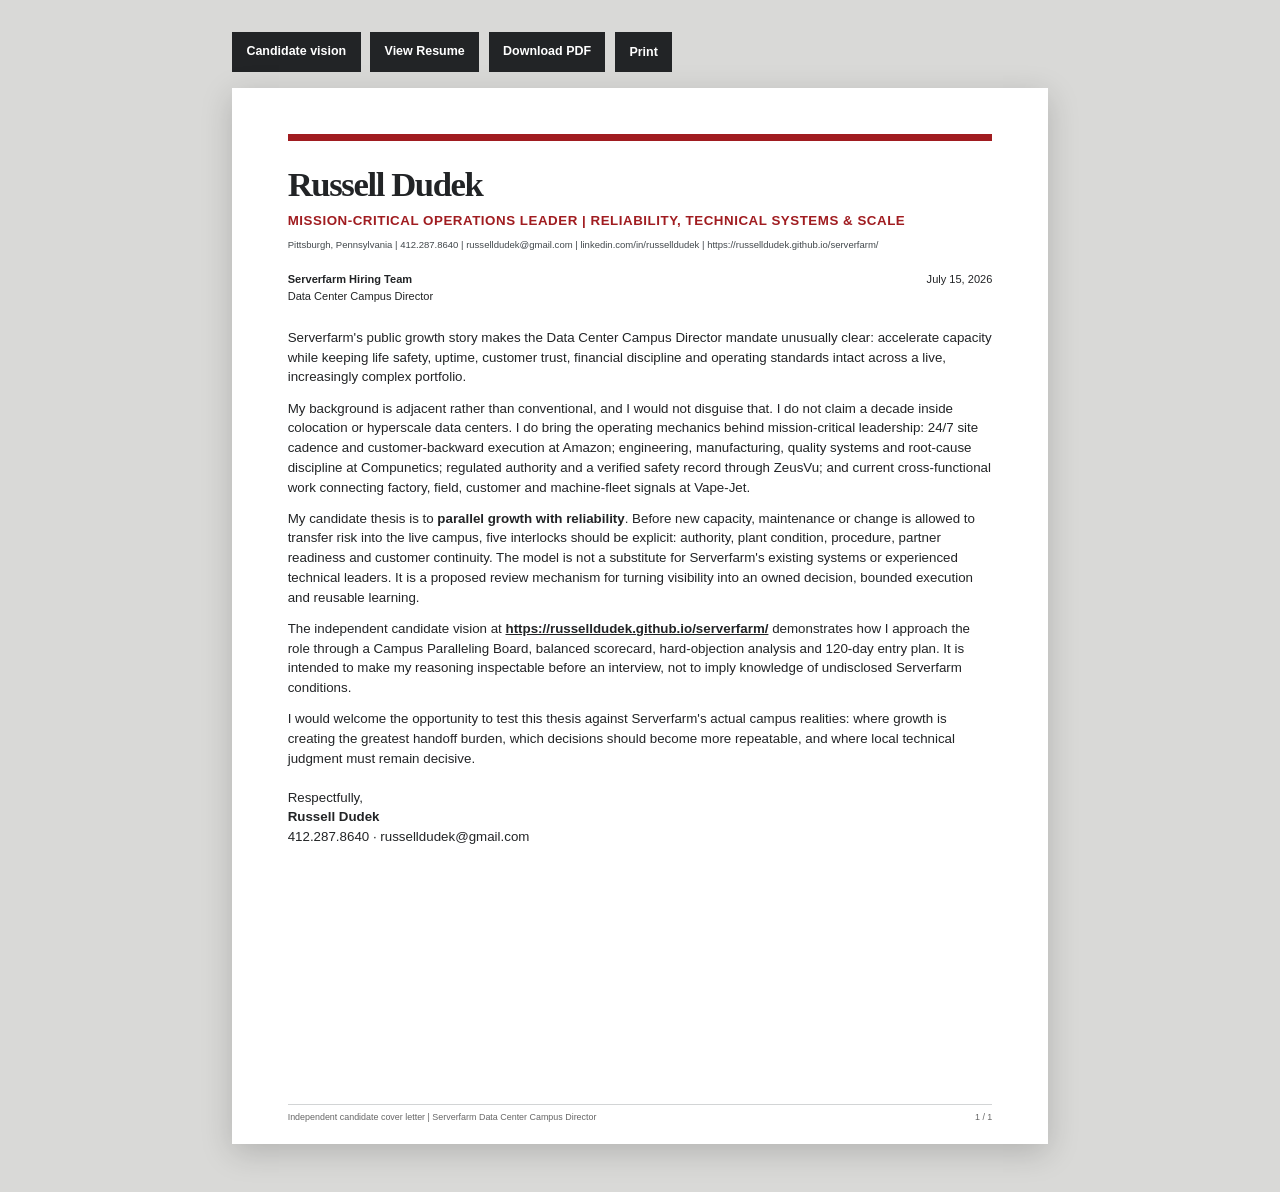
<file: cover-letter.html>
<!doctype html><html lang="en"><head><meta charset="utf-8"><meta name="viewport" content="width=device-width,initial-scale=1"><title>Russell Dudek - Serverfarm Cover Letter</title><link rel="stylesheet" href="styles.css"></head><body class="doc-body"><div class="doc-actions"><a href="index.html">Candidate vision</a><a href="resume.html">View Resume</a><a href="docs/russell-dudek-serverfarm-cover-letter.pdf">Download PDF</a><button onclick="window.print()">Print</button></div><section class="sheet"><header class="doc-head"><div class="doc-name">Russell Dudek</div><div class="doc-role">Mission-Critical Operations Leader | Reliability, Technical Systems & Scale</div><div class="contact-line">Pittsburgh, Pennsylvania | <a href="tel:+14122878640">412.287.8640</a> | <a href="mailto:russelldudek@gmail.com">russelldudek@gmail.com</a> | <a href="https://www.linkedin.com/in/russelldudek">linkedin.com/in/russelldudek</a> | <a href="https://russelldudek.github.io/serverfarm/">https://russelldudek.github.io/serverfarm/</a></div></header><div class="letter-meta"><div><strong>Serverfarm Hiring Team</strong><br>Data Center Campus Director</div><div>July 15, 2026</div></div><div class="letter-body"><p>Serverfarm's public growth story makes the Data Center Campus Director mandate unusually clear: accelerate capacity while keeping life safety, uptime, customer trust, financial discipline and operating standards intact across a live, increasingly complex portfolio.</p><p>My background is adjacent rather than conventional, and I would not disguise that. I do not claim a decade inside colocation or hyperscale data centers. I do bring the operating mechanics behind mission-critical leadership: 24/7 site cadence and customer-backward execution at Amazon; engineering, manufacturing, quality systems and root-cause discipline at Compunetics; regulated authority and a verified safety record through ZeusVu; and current cross-functional work connecting factory, field, customer and machine-fleet signals at Vape-Jet.</p><p>My candidate thesis is to <strong>parallel growth with reliability</strong>. Before new capacity, maintenance or change is allowed to transfer risk into the live campus, five interlocks should be explicit: authority, plant condition, procedure, partner readiness and customer continuity. The model is not a substitute for Serverfarm's existing systems or experienced technical leaders. It is a proposed review mechanism for turning visibility into an owned decision, bounded execution and reusable learning.</p><p>The independent candidate vision at <strong><a href="https://russelldudek.github.io/serverfarm/">https://russelldudek.github.io/serverfarm/</a></strong> demonstrates how I approach the role through a Campus Paralleling Board, balanced scorecard, hard-objection analysis and 120-day entry plan. It is intended to make my reasoning inspectable before an interview, not to imply knowledge of undisclosed Serverfarm conditions.</p><p>I would welcome the opportunity to test this thesis against Serverfarm's actual campus realities: where growth is creating the greatest handoff burden, which decisions should become more repeatable, and where local technical judgment must remain decisive.</p><div class="signature">Respectfully,<br><strong>Russell Dudek</strong><br>412.287.8640 · russelldudek@gmail.com</div></div><footer class="page-foot"><span>Independent candidate cover letter | Serverfarm Data Center Campus Director</span><span>1 / 1</span></footer></section></body></html>
</file>
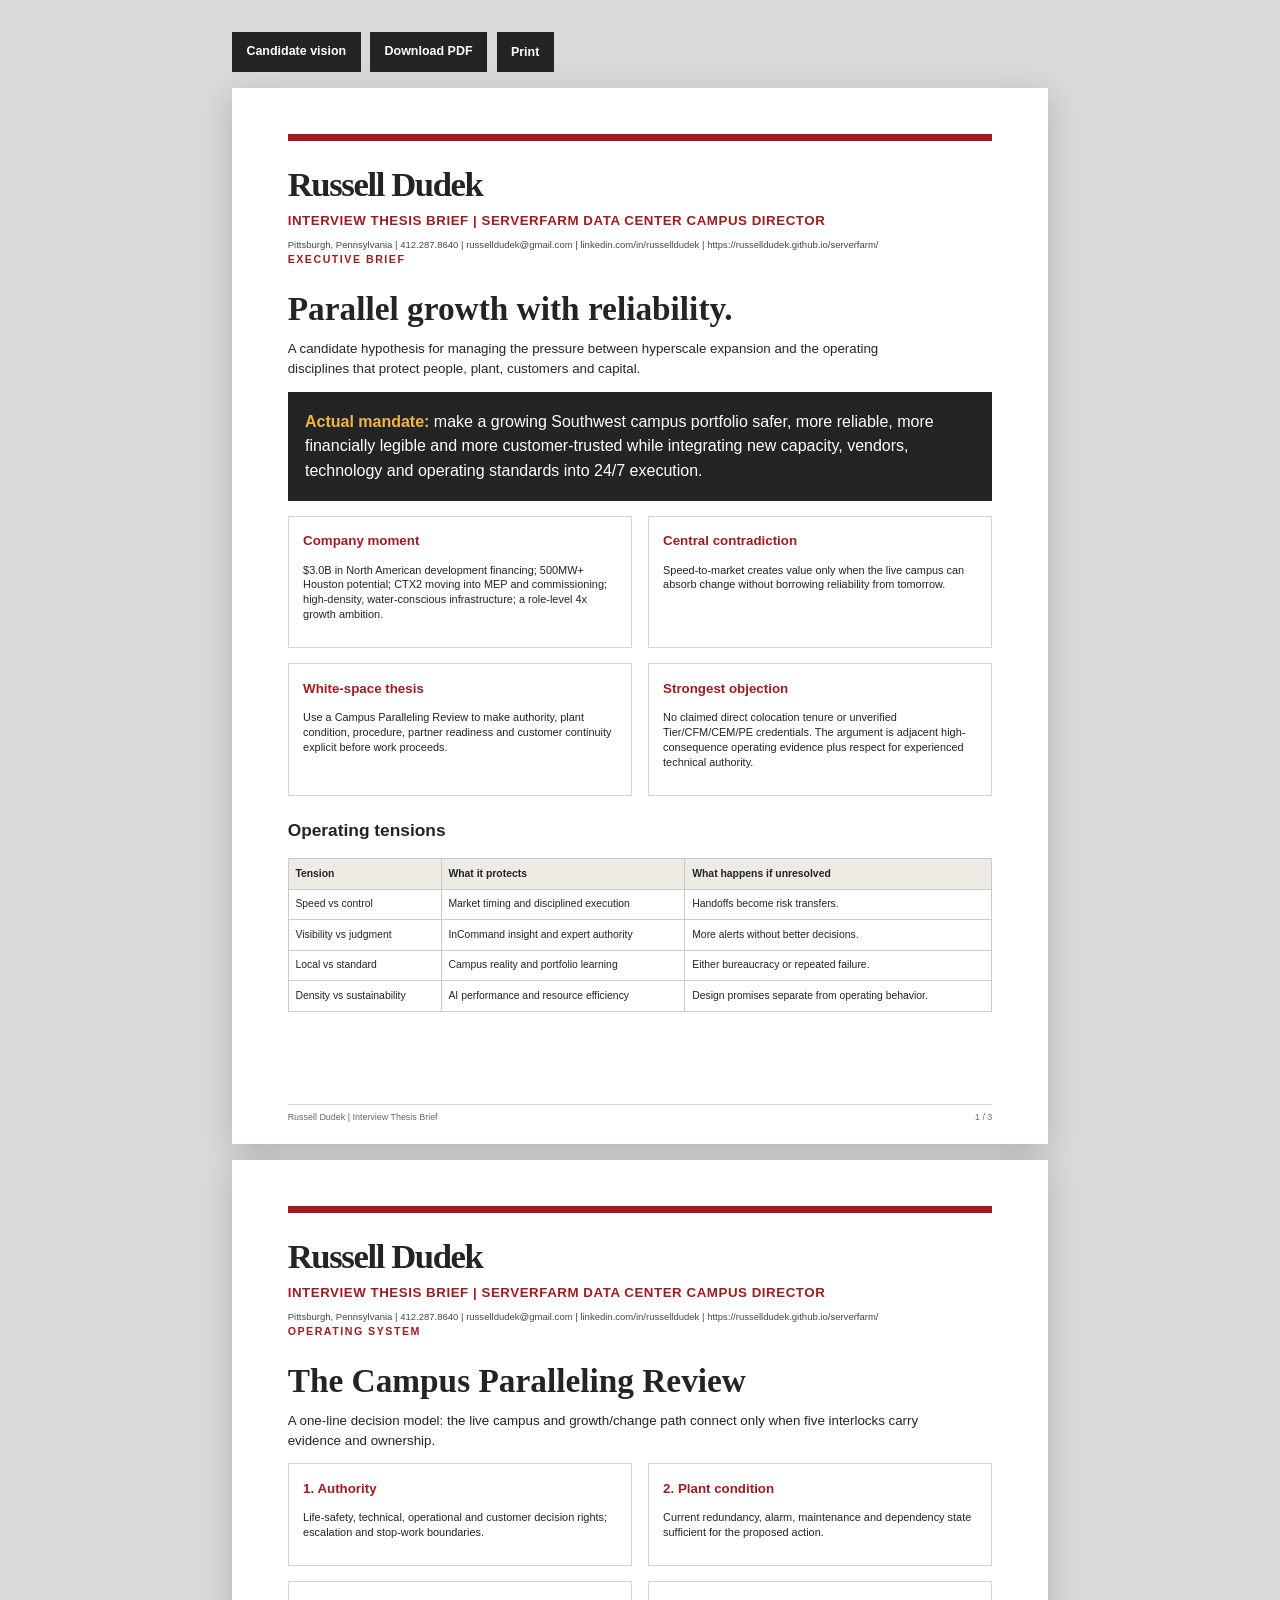
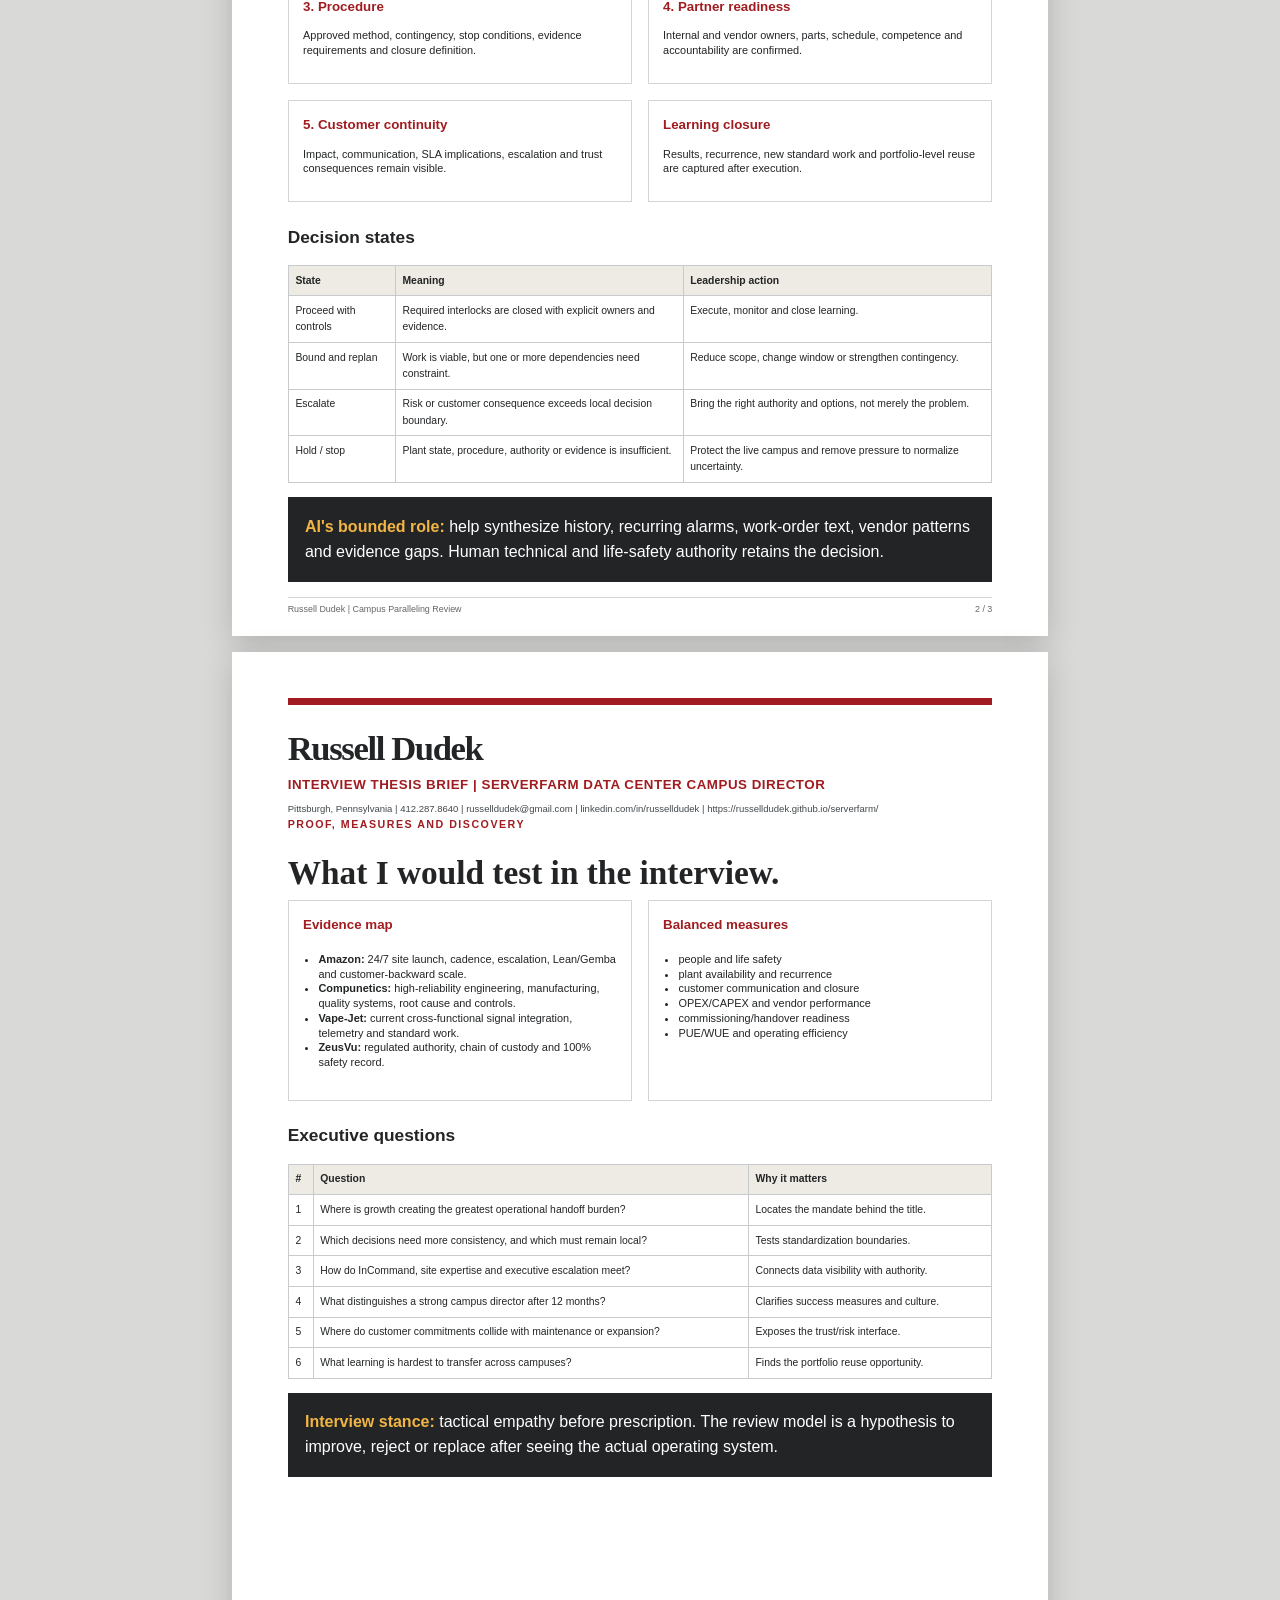
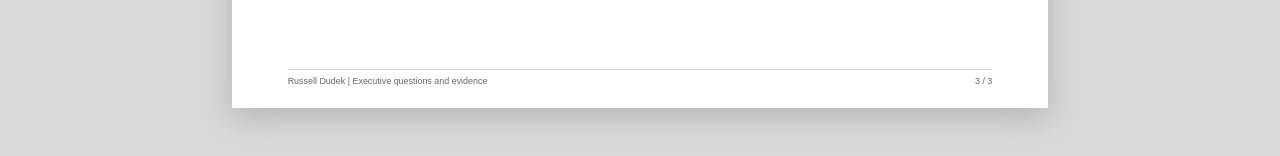
<file: interview-brief.html>
<!doctype html><html lang="en"><head><meta charset="utf-8"><meta name="viewport" content="width=device-width,initial-scale=1"><title>Serverfarm Interview Thesis Brief - Russell Dudek</title><link rel="stylesheet" href="styles.css"></head><body class="doc-body"><div class="doc-actions"><a href="index.html">Candidate vision</a><a href="docs/serverfarm-interview-thesis-brief.pdf">Download PDF</a><button onclick="window.print()">Print</button></div><section class="sheet"><header class="doc-head"><div class="doc-name">Russell Dudek</div><div class="doc-role">Interview Thesis Brief | Serverfarm Data Center Campus Director</div><div class="contact-line">Pittsburgh, Pennsylvania | <a href="tel:+14122878640">412.287.8640</a> | <a href="mailto:russelldudek@gmail.com">russelldudek@gmail.com</a> | <a href="https://www.linkedin.com/in/russelldudek">linkedin.com/in/russelldudek</a> | <a href="https://russelldudek.github.io/serverfarm/">https://russelldudek.github.io/serverfarm/</a></div></header><div class="report-kicker">Executive brief</div><h1 class="report-title">Parallel growth with reliability.</h1><p class="report-intro">A candidate hypothesis for managing the pressure between hyperscale expansion and the operating disciplines that protect people, plant, customers and capital.</p><div class="callout"><strong>Actual mandate:</strong> make a growing Southwest campus portfolio safer, more reliable, more financially legible and more customer-trusted while integrating new capacity, vendors, technology and operating standards into 24/7 execution.</div><div class="report-grid"><div class="report-card"><h3>Company moment</h3><p>$3.0B in North American development financing; 500MW+ Houston potential; CTX2 moving into MEP and commissioning; high-density, water-conscious infrastructure; a role-level 4x growth ambition.</p></div><div class="report-card"><h3>Central contradiction</h3><p>Speed-to-market creates value only when the live campus can absorb change without borrowing reliability from tomorrow.</p></div><div class="report-card"><h3>White-space thesis</h3><p>Use a Campus Paralleling Review to make authority, plant condition, procedure, partner readiness and customer continuity explicit before work proceeds.</p></div><div class="report-card"><h3>Strongest objection</h3><p>No claimed direct colocation tenure or unverified Tier/CFM/CEM/PE credentials. The argument is adjacent high-consequence operating evidence plus respect for experienced technical authority.</p></div></div><h2 style="font-size:13pt;margin-top:.22in">Operating tensions</h2><table class="report-table"><tr><th>Tension</th><th>What it protects</th><th>What happens if unresolved</th></tr><tr><td>Speed vs control</td><td>Market timing and disciplined execution</td><td>Handoffs become risk transfers.</td></tr><tr><td>Visibility vs judgment</td><td>InCommand insight and expert authority</td><td>More alerts without better decisions.</td></tr><tr><td>Local vs standard</td><td>Campus reality and portfolio learning</td><td>Either bureaucracy or repeated failure.</td></tr><tr><td>Density vs sustainability</td><td>AI performance and resource efficiency</td><td>Design promises separate from operating behavior.</td></tr></table><footer class="page-foot"><span>Russell Dudek | Interview Thesis Brief</span><span>1 / 3</span></footer></section>
<section class="sheet"><header class="doc-head"><div class="doc-name">Russell Dudek</div><div class="doc-role">Interview Thesis Brief | Serverfarm Data Center Campus Director</div><div class="contact-line">Pittsburgh, Pennsylvania | <a href="tel:+14122878640">412.287.8640</a> | <a href="mailto:russelldudek@gmail.com">russelldudek@gmail.com</a> | <a href="https://www.linkedin.com/in/russelldudek">linkedin.com/in/russelldudek</a> | <a href="https://russelldudek.github.io/serverfarm/">https://russelldudek.github.io/serverfarm/</a></div></header><div class="report-kicker">Operating system</div><h1 class="report-title">The Campus Paralleling Review</h1><p class="report-intro">A one-line decision model: the live campus and growth/change path connect only when five interlocks carry evidence and ownership.</p><div class="report-grid"><div class="report-card"><h3>1. Authority</h3><p>Life-safety, technical, operational and customer decision rights; escalation and stop-work boundaries.</p></div><div class="report-card"><h3>2. Plant condition</h3><p>Current redundancy, alarm, maintenance and dependency state sufficient for the proposed action.</p></div><div class="report-card"><h3>3. Procedure</h3><p>Approved method, contingency, stop conditions, evidence requirements and closure definition.</p></div><div class="report-card"><h3>4. Partner readiness</h3><p>Internal and vendor owners, parts, schedule, competence and accountability are confirmed.</p></div><div class="report-card"><h3>5. Customer continuity</h3><p>Impact, communication, SLA implications, escalation and trust consequences remain visible.</p></div><div class="report-card"><h3>Learning closure</h3><p>Results, recurrence, new standard work and portfolio-level reuse are captured after execution.</p></div></div><h2 style="font-size:13pt;margin-top:.22in">Decision states</h2><table class="report-table"><tr><th>State</th><th>Meaning</th><th>Leadership action</th></tr><tr><td>Proceed with controls</td><td>Required interlocks are closed with explicit owners and evidence.</td><td>Execute, monitor and close learning.</td></tr><tr><td>Bound and replan</td><td>Work is viable, but one or more dependencies need constraint.</td><td>Reduce scope, change window or strengthen contingency.</td></tr><tr><td>Escalate</td><td>Risk or customer consequence exceeds local decision boundary.</td><td>Bring the right authority and options, not merely the problem.</td></tr><tr><td>Hold / stop</td><td>Plant state, procedure, authority or evidence is insufficient.</td><td>Protect the live campus and remove pressure to normalize uncertainty.</td></tr></table><div class="callout"><strong>AI's bounded role:</strong> help synthesize history, recurring alarms, work-order text, vendor patterns and evidence gaps. Human technical and life-safety authority retains the decision.</div><footer class="page-foot"><span>Russell Dudek | Campus Paralleling Review</span><span>2 / 3</span></footer></section>
<section class="sheet"><header class="doc-head"><div class="doc-name">Russell Dudek</div><div class="doc-role">Interview Thesis Brief | Serverfarm Data Center Campus Director</div><div class="contact-line">Pittsburgh, Pennsylvania | <a href="tel:+14122878640">412.287.8640</a> | <a href="mailto:russelldudek@gmail.com">russelldudek@gmail.com</a> | <a href="https://www.linkedin.com/in/russelldudek">linkedin.com/in/russelldudek</a> | <a href="https://russelldudek.github.io/serverfarm/">https://russelldudek.github.io/serverfarm/</a></div></header><div class="report-kicker">Proof, measures and discovery</div><h1 class="report-title">What I would test in the interview.</h1><div class="report-grid"><div class="report-card"><h3>Evidence map</h3><ul><li><strong>Amazon:</strong> 24/7 site launch, cadence, escalation, Lean/Gemba and customer-backward scale.</li><li><strong>Compunetics:</strong> high-reliability engineering, manufacturing, quality systems, root cause and controls.</li><li><strong>Vape-Jet:</strong> current cross-functional signal integration, telemetry and standard work.</li><li><strong>ZeusVu:</strong> regulated authority, chain of custody and 100% safety record.</li></ul></div><div class="report-card"><h3>Balanced measures</h3><ul><li>people and life safety</li><li>plant availability and recurrence</li><li>customer communication and closure</li><li>OPEX/CAPEX and vendor performance</li><li>commissioning/handover readiness</li><li>PUE/WUE and operating efficiency</li></ul></div></div><h2 style="font-size:13pt;margin-top:.22in">Executive questions</h2><table class="report-table"><tr><th>#</th><th>Question</th><th>Why it matters</th></tr><tr><td>1</td><td>Where is growth creating the greatest operational handoff burden?</td><td>Locates the mandate behind the title.</td></tr><tr><td>2</td><td>Which decisions need more consistency, and which must remain local?</td><td>Tests standardization boundaries.</td></tr><tr><td>3</td><td>How do InCommand, site expertise and executive escalation meet?</td><td>Connects data visibility with authority.</td></tr><tr><td>4</td><td>What distinguishes a strong campus director after 12 months?</td><td>Clarifies success measures and culture.</td></tr><tr><td>5</td><td>Where do customer commitments collide with maintenance or expansion?</td><td>Exposes the trust/risk interface.</td></tr><tr><td>6</td><td>What learning is hardest to transfer across campuses?</td><td>Finds the portfolio reuse opportunity.</td></tr></table><div class="callout"><strong>Interview stance:</strong> tactical empathy before prescription. The review model is a hypothesis to improve, reject or replace after seeing the actual operating system.</div><footer class="page-foot"><span>Russell Dudek | Executive questions and evidence</span><span>3 / 3</span></footer></section></body></html>
</file>
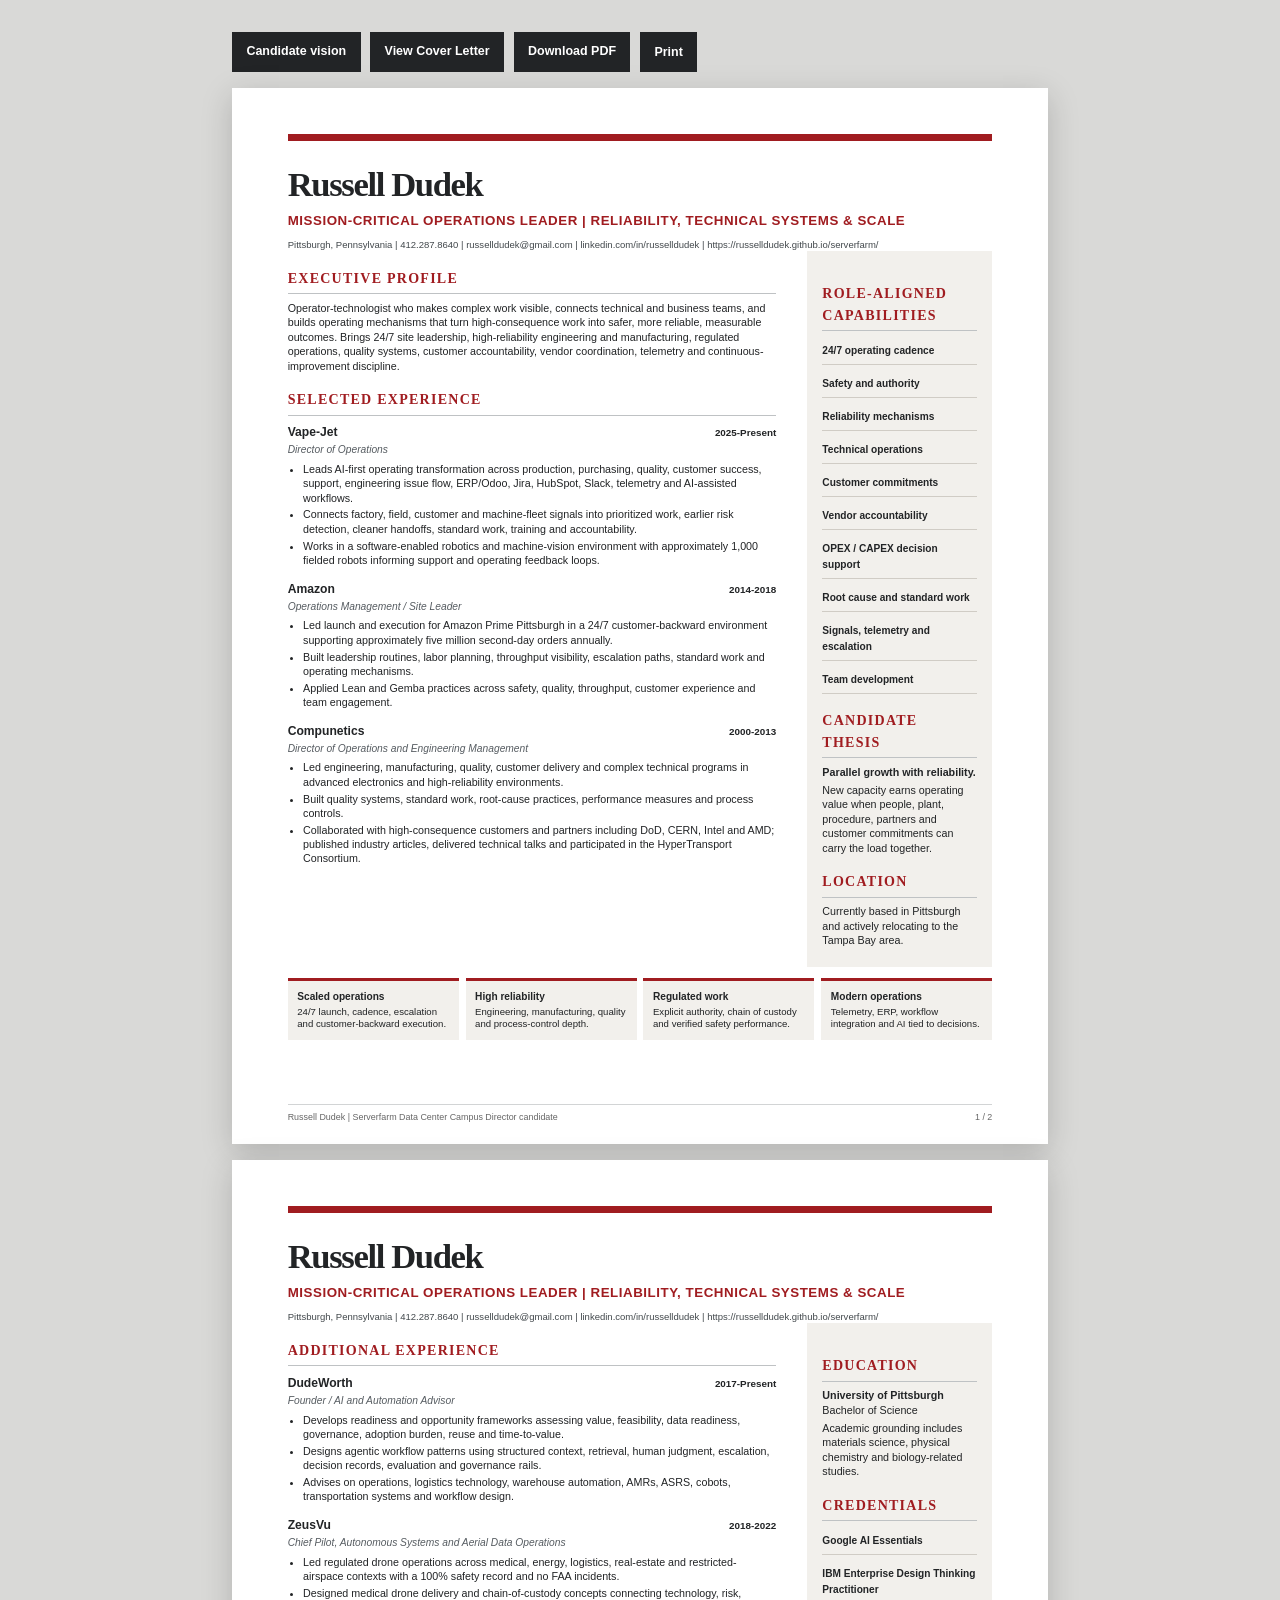
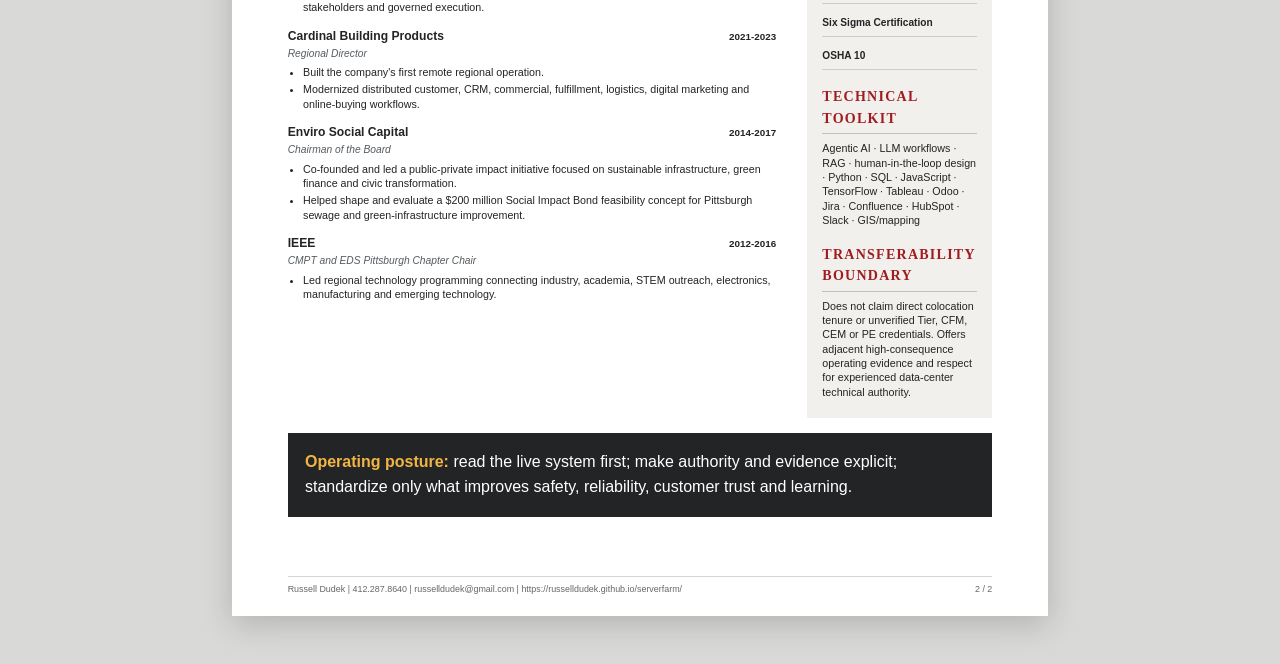
<file: resume.html>
<!doctype html><html lang="en"><head><meta charset="utf-8"><meta name="viewport" content="width=device-width,initial-scale=1"><title>Russell Dudek - Serverfarm Role-Aligned Resume</title><link rel="stylesheet" href="styles.css"></head><body class="doc-body"><div class="doc-actions"><a href="index.html">Candidate vision</a><a href="cover-letter.html">View Cover Letter</a><a href="docs/russell-dudek-serverfarm-resume.pdf">Download PDF</a><button onclick="window.print()">Print</button></div><section class="sheet"><header class="doc-head"><div class="doc-name">Russell Dudek</div><div class="doc-role">Mission-Critical Operations Leader | Reliability, Technical Systems & Scale</div><div class="contact-line">Pittsburgh, Pennsylvania | <a href="tel:+14122878640">412.287.8640</a> | <a href="mailto:russelldudek@gmail.com">russelldudek@gmail.com</a> | <a href="https://www.linkedin.com/in/russelldudek">linkedin.com/in/russelldudek</a> | <a href="https://russelldudek.github.io/serverfarm/">https://russelldudek.github.io/serverfarm/</a></div></header><div class="doc-grid"><main><section class="doc-section"><h2>Executive profile</h2><p>Operator-technologist who makes complex work visible, connects technical and business teams, and builds operating mechanisms that turn high-consequence work into safer, more reliable, measurable outcomes. Brings 24/7 site leadership, high-reliability engineering and manufacturing, regulated operations, quality systems, customer accountability, vendor coordination, telemetry and continuous-improvement discipline.</p></section><section class="doc-section"><h2>Selected experience</h2><article class="job"><div class="job-head"><h3>Vape-Jet</h3><time>2025-Present</time></div><div class="title">Director of Operations</div><ul><li>Leads AI-first operating transformation across production, purchasing, quality, customer success, support, engineering issue flow, ERP/Odoo, Jira, HubSpot, Slack, telemetry and AI-assisted workflows.</li><li>Connects factory, field, customer and machine-fleet signals into prioritized work, earlier risk detection, cleaner handoffs, standard work, training and accountability.</li><li>Works in a software-enabled robotics and machine-vision environment with approximately 1,000 fielded robots informing support and operating feedback loops.</li></ul></article><article class="job"><div class="job-head"><h3>Amazon</h3><time>2014-2018</time></div><div class="title">Operations Management / Site Leader</div><ul><li>Led launch and execution for Amazon Prime Pittsburgh in a 24/7 customer-backward environment supporting approximately five million second-day orders annually.</li><li>Built leadership routines, labor planning, throughput visibility, escalation paths, standard work and operating mechanisms.</li><li>Applied Lean and Gemba practices across safety, quality, throughput, customer experience and team engagement.</li></ul></article><article class="job"><div class="job-head"><h3>Compunetics</h3><time>2000-2013</time></div><div class="title">Director of Operations and Engineering Management</div><ul><li>Led engineering, manufacturing, quality, customer delivery and complex technical programs in advanced electronics and high-reliability environments.</li><li>Built quality systems, standard work, root-cause practices, performance measures and process controls.</li><li>Collaborated with high-consequence customers and partners including DoD, CERN, Intel and AMD; published industry articles, delivered technical talks and participated in the HyperTransport Consortium.</li></ul></article></section></main><aside class="side-panel"><section class="doc-section"><h2>Role-aligned capabilities</h2><div class="cap-list"><div class="cap">24/7 operating cadence</div><div class="cap">Safety and authority</div><div class="cap">Reliability mechanisms</div><div class="cap">Technical operations</div><div class="cap">Customer commitments</div><div class="cap">Vendor accountability</div><div class="cap">OPEX / CAPEX decision support</div><div class="cap">Root cause and standard work</div><div class="cap">Signals, telemetry and escalation</div><div class="cap">Team development</div></div></section><section class="doc-section"><h2>Candidate thesis</h2><p><strong>Parallel growth with reliability.</strong></p><p>New capacity earns operating value when people, plant, procedure, partners and customer commitments can carry the load together.</p></section><section class="doc-section"><h2>Location</h2><p>Currently based in Pittsburgh and actively relocating to the Tampa Bay area.</p></section></aside></div><div class="proof-strip"><div class="proof-card"><strong>Scaled operations</strong>24/7 launch, cadence, escalation and customer-backward execution.</div><div class="proof-card"><strong>High reliability</strong>Engineering, manufacturing, quality and process-control depth.</div><div class="proof-card"><strong>Regulated work</strong>Explicit authority, chain of custody and verified safety performance.</div><div class="proof-card"><strong>Modern operations</strong>Telemetry, ERP, workflow integration and AI tied to decisions.</div></div><footer class="page-foot"><span>Russell Dudek | Serverfarm Data Center Campus Director candidate</span><span>1 / 2</span></footer></section>
<section class="sheet"><header class="doc-head"><div class="doc-name">Russell Dudek</div><div class="doc-role">Mission-Critical Operations Leader | Reliability, Technical Systems & Scale</div><div class="contact-line">Pittsburgh, Pennsylvania | <a href="tel:+14122878640">412.287.8640</a> | <a href="mailto:russelldudek@gmail.com">russelldudek@gmail.com</a> | <a href="https://www.linkedin.com/in/russelldudek">linkedin.com/in/russelldudek</a> | <a href="https://russelldudek.github.io/serverfarm/">https://russelldudek.github.io/serverfarm/</a></div></header><div class="doc-grid"><main><section class="doc-section"><h2>Additional experience</h2><article class="job"><div class="job-head"><h3>DudeWorth</h3><time>2017-Present</time></div><div class="title">Founder / AI and Automation Advisor</div><ul><li>Develops readiness and opportunity frameworks assessing value, feasibility, data readiness, governance, adoption burden, reuse and time-to-value.</li><li>Designs agentic workflow patterns using structured context, retrieval, human judgment, escalation, decision records, evaluation and governance rails.</li><li>Advises on operations, logistics technology, warehouse automation, AMRs, ASRS, cobots, transportation systems and workflow design.</li></ul></article><article class="job"><div class="job-head"><h3>ZeusVu</h3><time>2018-2022</time></div><div class="title">Chief Pilot, Autonomous Systems and Aerial Data Operations</div><ul><li>Led regulated drone operations across medical, energy, logistics, real-estate and restricted-airspace contexts with a 100% safety record and no FAA incidents.</li><li>Designed medical drone delivery and chain-of-custody concepts connecting technology, risk, stakeholders and governed execution.</li></ul></article><article class="job"><div class="job-head"><h3>Cardinal Building Products</h3><time>2021-2023</time></div><div class="title">Regional Director</div><ul><li>Built the company's first remote regional operation.</li><li>Modernized distributed customer, CRM, commercial, fulfillment, logistics, digital marketing and online-buying workflows.</li></ul></article><article class="job"><div class="job-head"><h3>Enviro Social Capital</h3><time>2014-2017</time></div><div class="title">Chairman of the Board</div><ul><li>Co-founded and led a public-private impact initiative focused on sustainable infrastructure, green finance and civic transformation.</li><li>Helped shape and evaluate a $200 million Social Impact Bond feasibility concept for Pittsburgh sewage and green-infrastructure improvement.</li></ul></article><article class="job"><div class="job-head"><h3>IEEE</h3><time>2012-2016</time></div><div class="title">CMPT and EDS Pittsburgh Chapter Chair</div><ul><li>Led regional technology programming connecting industry, academia, STEM outreach, electronics, manufacturing and emerging technology.</li></ul></article></section></main><aside class="side-panel"><section class="doc-section"><h2>Education</h2><p><strong>University of Pittsburgh</strong><br>Bachelor of Science</p><p>Academic grounding includes materials science, physical chemistry and biology-related studies.</p></section><section class="doc-section"><h2>Credentials</h2><div class="cap-list"><div class="cap">Google AI Essentials</div><div class="cap">IBM Enterprise Design Thinking Practitioner</div><div class="cap">Six Sigma Certification</div><div class="cap">OSHA 10</div></div></section><section class="doc-section"><h2>Technical toolkit</h2><p>Agentic AI · LLM workflows · RAG · human-in-the-loop design · Python · SQL · JavaScript · TensorFlow · Tableau · Odoo · Jira · Confluence · HubSpot · Slack · GIS/mapping</p></section><section class="doc-section"><h2>Transferability boundary</h2><p>Does not claim direct colocation tenure or unverified Tier, CFM, CEM or PE credentials. Offers adjacent high-consequence operating evidence and respect for experienced data-center technical authority.</p></section></aside></div><div class="callout"><strong>Operating posture:</strong> read the live system first; make authority and evidence explicit; standardize only what improves safety, reliability, customer trust and learning.</div><footer class="page-foot"><span>Russell Dudek | 412.287.8640 | russelldudek@gmail.com | https://russelldudek.github.io/serverfarm/</span><span>2 / 2</span></footer></section></body></html>
</file>
<file: styles.css>
@import url("brand-tokens.css");
*{box-sizing:border-box}html{scroll-behavior:smooth}body{margin:0;background:var(--brand-paper);color:var(--brand-charcoal);font-family:"Noto Sans",Arial,sans-serif;line-height:1.55}a{color:inherit}button,a{touch-action:manipulation}.skip{position:absolute;left:-9999px}.skip:focus{left:1rem;top:1rem;z-index:99;background:white;padding:.7rem}
.site-nav{position:sticky;top:0;z-index:20;background:rgba(245,243,239,.94);backdrop-filter:blur(16px);border-bottom:1px solid rgba(34,36,38,.14)}.nav-inner{max-width:1240px;margin:auto;padding:.85rem 1.5rem;display:flex;align-items:center;justify-content:space-between;gap:1rem}.candidate-id{font-family:"Noto Sans Display",sans-serif;font-weight:800;letter-spacing:-.02em}.nav-links{display:flex;gap:1.1rem;flex-wrap:wrap;font-size:.86rem}.nav-links a{text-decoration:none;border-bottom:1px solid transparent}.nav-links a:hover,.nav-links a:focus{border-color:var(--brand-red)}
.hero{min-height:760px;background:var(--brand-charcoal);color:white;position:relative;overflow:hidden}.hero:after{content:"";position:absolute;inset:0;background:linear-gradient(120deg,transparent 60%,rgba(160,28,32,.16));pointer-events:none}.hero-grid{max-width:1240px;margin:auto;padding:3.5rem 1.5rem 4rem;display:grid;grid-template-columns:.86fr 1.14fr;gap:3rem;align-items:center;position:relative;z-index:2}.company-lockup{display:inline-flex;flex-direction:column;gap:.2rem;border-left:5px solid var(--brand-red);padding-left:1rem;margin-bottom:2.5rem}.company-name{font-family:"Noto Sans Display",sans-serif;font-size:1.8rem;font-weight:800;letter-spacing:-.06em;text-transform:lowercase}.company-qualifier{font-size:.72rem;letter-spacing:.17em;text-transform:uppercase;color:#c8cbce}.eyebrow{font-size:.72rem;letter-spacing:.18em;text-transform:uppercase;color:#c8cbce;font-weight:700}.hero h1{font-family:"Noto Sans Display",sans-serif;font-size:clamp(3rem,6vw,5.8rem);line-height:.94;letter-spacing:-.055em;margin:.8rem 0 1.3rem;max-width:780px}.hero h1 em{font-style:normal;color:#e7e8e9;-webkit-text-stroke:1px #e7e8e9}.hero-lede{font-size:1.17rem;max-width:590px;color:#d9dbdd}.hero-proof{display:flex;gap:2rem;margin-top:2rem;padding-top:1.3rem;border-top:1px solid rgba(255,255,255,.2);font-size:.82rem;color:#d3d5d7}.hero-proof strong{display:block;color:white;font-size:1.05rem}
.board{background:#181a1c;border:1px solid #45494d;border-radius:1.1rem;padding:1.3rem;box-shadow:0 28px 70px rgba(0,0,0,.34)}.board-head{display:flex;align-items:flex-start;justify-content:space-between;gap:1rem;margin-bottom:1rem}.board-title{font-weight:800}.board-note{font-size:.68rem;color:#aeb3b7;text-align:right}.scenario-tabs{display:grid;grid-template-columns:repeat(4,1fr);gap:.45rem;margin-bottom:1rem}.scenario-tabs button{border:1px solid #555b60;background:#25282b;color:#d8dadd;border-radius:.45rem;padding:.7rem .45rem;font-size:.69rem;cursor:pointer}.scenario-tabs button[aria-selected="true"]{background:var(--brand-red);border-color:var(--brand-red);color:white}.scenario-tabs button:focus-visible{outline:3px solid var(--campaign-energy);outline-offset:2px}.one-line{position:relative;background:linear-gradient(180deg,#1d2023,#151719);border-radius:.65rem;padding:1.2rem .8rem .8rem;min-height:330px}.bus{height:6px;background:#5c6267;border-radius:99px;position:absolute;left:8%;right:8%}.bus.live{top:68px}.bus.growth{bottom:68px}.bus::after{content:"";position:absolute;inset:0;background:var(--campaign-energy);transform-origin:left;transform:scaleX(.15);opacity:.18}.board.ready .bus::after{animation:energize 2.8s ease-in-out infinite}.board.hold .bus::after{background:var(--campaign-hold);transform:scaleX(.58)}@keyframes energize{0%,100%{transform:scaleX(.15);opacity:.18}55%{transform:scaleX(1);opacity:.9}}
.bus-label{position:absolute;font-size:.6rem;letter-spacing:.12em;text-transform:uppercase;color:#aeb3b7}.bus-label.live{top:40px;left:8%}.bus-label.growth{bottom:39px;left:8%}.interlocks{display:grid;grid-template-columns:repeat(5,1fr);gap:.55rem;position:absolute;left:7%;right:7%;top:92px;bottom:92px;align-items:center}.interlock{height:122px;display:flex;flex-direction:column;align-items:center;justify-content:space-between;text-align:center}.breaker{width:42px;height:62px;border:2px solid #777d82;border-radius:4px;position:relative;background:#202326}.breaker:before,.breaker:after{content:"";position:absolute;left:50%;width:2px;background:#9fa4a8;transform-origin:bottom}.breaker:before{top:-24px;height:24px}.breaker:after{bottom:-24px;height:24px}.blade{position:absolute;left:10px;top:29px;width:23px;height:3px;background:#aeb3b7;transform-origin:left;transform:rotate(-28deg);transition:transform .45s ease,background .3s}.interlock.closed .blade{transform:rotate(0);background:var(--campaign-energy)}.interlock.warn .blade{background:var(--campaign-hold)}.interlock small{font-size:.61rem;line-height:1.2;color:#bfc3c6}.interlock strong{display:block;color:white;font-size:.66rem;margin-bottom:.2rem}.state-readout{margin-top:1rem;display:grid;grid-template-columns:1fr auto;gap:1rem;padding:1rem;border:1px solid #42474b;border-radius:.55rem;background:#202326}.state-readout strong{display:block;font-size:.95rem}.state-readout p{font-size:.74rem;color:#c2c6c9;margin:.3rem 0 0}.status-pill{align-self:start;padding:.42rem .7rem;border-radius:99px;font-size:.65rem;font-weight:800;letter-spacing:.08em;text-transform:uppercase;background:var(--campaign-safe);color:white}.board.hold .status-pill{background:var(--campaign-hold)}
.section{padding:6rem 1.5rem}.section-inner{max-width:1160px;margin:auto}.section-label{font-size:.7rem;font-weight:800;letter-spacing:.18em;text-transform:uppercase;color:var(--brand-red)}.section h2{font-family:"Noto Sans Display",sans-serif;font-size:clamp(2.2rem,4vw,4.4rem);letter-spacing:-.045em;line-height:1.02;margin:.65rem 0 1.4rem}.intro{font-size:1.2rem;max-width:820px;color:var(--brand-graphite)}.moment{background:white}.moment-grid{display:grid;grid-template-columns:1fr 1fr;gap:5rem;align-items:start}.fact-stack{border-top:3px solid var(--brand-charcoal)}.fact{display:grid;grid-template-columns:100px 1fr;gap:1.2rem;padding:1.25rem 0;border-bottom:1px solid var(--brand-silver)}.fact strong{font-family:"Noto Sans Display";font-size:1.5rem;color:var(--brand-red)}.fact p{margin:0;font-size:.92rem}.source-mark{font-size:.7rem;color:#74797d}.tension-grid{display:grid;grid-template-columns:repeat(4,1fr);margin-top:3rem;border-top:1px solid var(--brand-charcoal);border-left:1px solid var(--brand-charcoal)}.tension{padding:1.5rem;border-right:1px solid var(--brand-charcoal);border-bottom:1px solid var(--brand-charcoal);min-height:220px}.tension .num{color:var(--brand-red);font-size:.72rem;font-weight:800}.tension h3{font-family:"Noto Sans Display";font-size:1.35rem;line-height:1.1}.tension p{font-size:.88rem;color:#565c61}.model{background:#ece9e3}.model-grid{display:grid;grid-template-columns:.9fr 1.1fr;gap:4rem}.interlock-list{counter-reset:item;border-top:2px solid var(--brand-charcoal)}.interlock-item{counter-increment:item;display:grid;grid-template-columns:48px 1fr;padding:1.25rem 0;border-bottom:1px solid #b9b6b0}.interlock-item:before{content:"0" counter(item);font-weight:800;color:var(--brand-red)}.interlock-item h3{margin:0 0 .35rem;font-size:1.05rem}.interlock-item p{margin:0;font-size:.86rem;color:#5d6266}.decision-panel{background:var(--brand-charcoal);color:white;padding:2rem;border-radius:.8rem;position:sticky;top:100px}.decision-panel h3{font-family:"Noto Sans Display";font-size:2rem;margin:.3rem 0 1rem}.decision-panel ul{padding-left:1.1rem;color:#d5d8da}.decision-panel li{margin:.7rem 0}.decision-panel .hyp{font-size:.71rem;color:#aeb3b7;border-top:1px solid #4b5054;padding-top:1rem}.scorecard{background:white}.score-grid{display:grid;grid-template-columns:repeat(3,1fr);gap:1rem;margin-top:2.5rem}.measure{padding:1.5rem;background:var(--brand-paper);border-top:4px solid var(--brand-red)}.measure h3{font-size:1rem}.measure ul{padding-left:1.1rem;font-size:.82rem;color:#555b60}.evidence{background:var(--brand-charcoal);color:white}.evidence h2{max-width:900px}.evidence-map{display:grid;grid-template-columns:170px 1fr;gap:0;margin-top:3rem;border-top:1px solid #555a5e}.evidence-row{display:contents}.evidence-role,.evidence-proof{padding:1.3rem 0;border-bottom:1px solid #555a5e}.evidence-role{font-weight:800;color:#fff}.evidence-proof{color:#cbd0d3;font-size:.9rem}.evidence-proof strong{color:var(--campaign-energy)}.objection{display:grid;grid-template-columns:.8fr 1.2fr;gap:4rem;margin-top:3rem;padding:2.5rem;border:1px solid #5c6165;background:#1d1f21}.objection h3{font-family:"Noto Sans Display";font-size:2rem;line-height:1.1;margin:0}.objection p{color:#d3d6d8}.plan{background:white}.plan-grid{display:grid;grid-template-columns:repeat(4,1fr);gap:0;margin-top:3rem;border:1px solid var(--brand-silver)}.phase{padding:1.4rem;border-right:1px solid var(--brand-silver)}.phase:last-child{border-right:0}.phase span{font-size:.7rem;color:var(--brand-red);font-weight:800}.phase h3{font-family:"Noto Sans Display";font-size:1.25rem}.phase p,.phase li{font-size:.82rem}.phase ul{padding-left:1rem}.questions{background:#ece9e3}.q-list{display:grid;grid-template-columns:1fr 1fr;gap:1rem 3rem;margin-top:2rem}.q{padding:1.2rem 0;border-top:1px solid #979b9e;font-weight:700}.closing{background:var(--brand-red);color:white}.closing-grid{display:grid;grid-template-columns:1fr auto;gap:2rem;align-items:end}.closing h2{max-width:820px}.actions{display:flex;gap:.7rem;flex-wrap:wrap}.btn{display:inline-flex;align-items:center;justify-content:center;text-decoration:none;border:1px solid currentColor;padding:.82rem 1rem;font-size:.78rem;font-weight:800;letter-spacing:.06em;text-transform:uppercase}.btn.primary{background:white;color:var(--brand-red);border-color:white}.footer{background:#17191b;color:#b8bdc0;padding:2rem 1.5rem;font-size:.75rem}.footer-inner{max-width:1160px;margin:auto;display:flex;justify-content:space-between;gap:2rem;flex-wrap:wrap}.footer a{color:white}
/* documents */
.doc-body{background:#d9d9d7;padding:2rem}.doc-actions{max-width:8.5in;margin:0 auto 1rem;display:flex;gap:.6rem;flex-wrap:wrap}.doc-actions a,.doc-actions button{background:var(--brand-charcoal);color:white;border:0;text-decoration:none;padding:.65rem .9rem;font-size:.78rem;font-weight:700;cursor:pointer}.sheet{width:8.5in;min-height:11in;margin:0 auto 1rem;background:white;position:relative;padding:.48in .58in .42in;box-shadow:0 8px 30px rgba(0,0,0,.18);overflow:visible}.doc-head{border-top:7px solid var(--brand-red);padding-top:.17in}.doc-name{font-family:"Noto Sans Display";font-size:26pt;font-weight:800;letter-spacing:-.04em}.doc-role{font-size:10pt;font-weight:700;letter-spacing:.04em;text-transform:uppercase;color:var(--brand-red)}.contact-line{font-size:7.15pt;color:#42484c;margin-top:.06in;line-height:1.45}.contact-line a{text-decoration:none}.doc-grid{display:grid;grid-template-columns:1.45fr .55fr;gap:.32in}.doc-section{margin-top:.17in}.doc-section h2{font-family:"Noto Sans Display";font-size:10.5pt;text-transform:uppercase;letter-spacing:.09em;color:var(--brand-red);margin:0 0 .07in;padding-bottom:.04in;border-bottom:1px solid #bfc2c4}.doc-section p,.doc-section li{font-size:8.05pt;line-height:1.34}.doc-section p{margin:.04in 0}.doc-section ul{margin:.04in 0 .08in;padding-left:.16in}.doc-section li{margin:.025in 0}.job{margin:.08in 0 .13in;break-inside:avoid}.job-head{display:flex;justify-content:space-between;gap:.1in;align-items:baseline}.job h3{font-size:9.1pt;margin:0}.job time{font-size:7.4pt;font-weight:700;white-space:nowrap}.job .title{font-size:7.7pt;color:#555b60;font-style:italic}.side-panel{background:#f2f0ec;padding:.16in}.cap-list{display:grid;gap:.06in}.cap{font-size:7.6pt;font-weight:700;padding:.055in 0;border-bottom:1px solid #d0ccc5}.proof-strip{display:grid;grid-template-columns:repeat(4,1fr);gap:.07in;margin-top:.12in}.proof-card{background:#f2f0ec;padding:.1in;border-top:3px solid var(--brand-red);font-size:7.2pt;line-height:1.25}.proof-card strong{display:block;font-size:7.6pt;margin-bottom:.03in}.page-foot{position:absolute;left:.58in;right:.58in;bottom:.2in;display:flex;justify-content:space-between;border-top:1px solid #d2d4d5;padding-top:.06in;font-size:6.7pt;color:#666}.letter-body{font-size:10pt;line-height:1.48;margin-top:.24in}.letter-body p{margin:.12in 0}.letter-meta{display:grid;grid-template-columns:1fr auto;gap:.2in;font-size:8.3pt;margin-top:.2in}.signature{margin-top:.2in}.report-title{font-family:"Noto Sans Display";font-size:25pt;line-height:1.05;margin:.24in 0 .1in}.report-kicker{color:var(--brand-red);font-size:8pt;text-transform:uppercase;letter-spacing:.14em;font-weight:800}.report-intro{font-size:10pt;line-height:1.45;max-width:6.7in}.report-grid{display:grid;grid-template-columns:1fr 1fr;gap:.16in}.report-card{border:1px solid #d2d4d5;padding:.15in;break-inside:avoid}.report-card h3{font-size:10pt;margin:0 0 .05in;color:var(--brand-red)}.report-card p,.report-card li{font-size:8.2pt;line-height:1.35}.report-card ul{padding-left:.16in}.report-table{width:100%;border-collapse:collapse;font-size:7.8pt;margin-top:.1in}.report-table th,.report-table td{border:1px solid #c8cbcd;padding:.07in;vertical-align:top}.report-table th{background:#eeeae4;text-align:left}.timeline{display:grid;grid-template-columns:.22fr .78fr;gap:0;margin-top:.13in}.timeline .day{font-weight:800;color:var(--brand-red);border-top:1px solid #bfc2c4;padding:.1in}.timeline .work{border-top:1px solid #bfc2c4;padding:.1in;font-size:8.2pt}.callout{background:var(--brand-charcoal);color:white;padding:.18in;margin:.15in 0}.callout strong{color:var(--campaign-energy)}
@media(max-width:900px){.hero-grid,.moment-grid,.model-grid,.objection,.closing-grid{grid-template-columns:1fr}.hero{min-height:auto}.board{margin-top:1rem}.tension-grid,.score-grid,.plan-grid{grid-template-columns:1fr 1fr}.plan-grid .phase:nth-child(2){border-right:0}.decision-panel{position:static}.doc-body{padding:1rem}.sheet{width:100%;min-height:auto;padding:1.1rem;box-shadow:none}.doc-grid{grid-template-columns:1fr}.page-foot{position:static;margin-top:1rem}.proof-strip{grid-template-columns:1fr 1fr}.doc-actions{max-width:100%}}
@media(max-width:600px){.nav-links{display:none}.hero-grid{padding-top:2.3rem}.scenario-tabs{grid-template-columns:1fr 1fr}.interlocks{left:3%;right:3%;gap:.1rem}.breaker{width:34px}.interlock small{font-size:.52rem}.tension-grid,.score-grid,.plan-grid,.q-list{grid-template-columns:1fr}.phase{border-right:0;border-bottom:1px solid var(--brand-silver)}.evidence-map{grid-template-columns:1fr}.evidence-role{border-bottom:0;padding-bottom:.2rem}.evidence-proof{padding-top:.2rem}.hero-proof{flex-direction:column;gap:.6rem}.proof-strip{grid-template-columns:1fr}.report-grid{grid-template-columns:1fr}}
@media(prefers-reduced-motion:reduce){html{scroll-behavior:auto}.board.ready .bus::after{animation:none;transform:scaleX(1);opacity:.7}.blade{transition:none}}
@media print{body,.doc-body{background:white;padding:0}.doc-actions,.site-nav{display:none!important}.sheet{margin:0;box-shadow:none;width:8.5in;height:11in;min-height:11in;overflow:hidden;page-break-after:always}.sheet:last-child{page-break-after:auto}@page{size:Letter;margin:0}a{text-decoration:none;color:inherit}}

.company-logo{display:block;width:min(220px,56vw);height:auto;object-fit:contain;background:#fff;padding:.55rem .7rem;border-radius:4px;box-shadow:0 8px 24px rgba(0,0,0,.18)}
@media (max-width:600px){.company-logo{width:min(190px,68vw)}}
</file>
